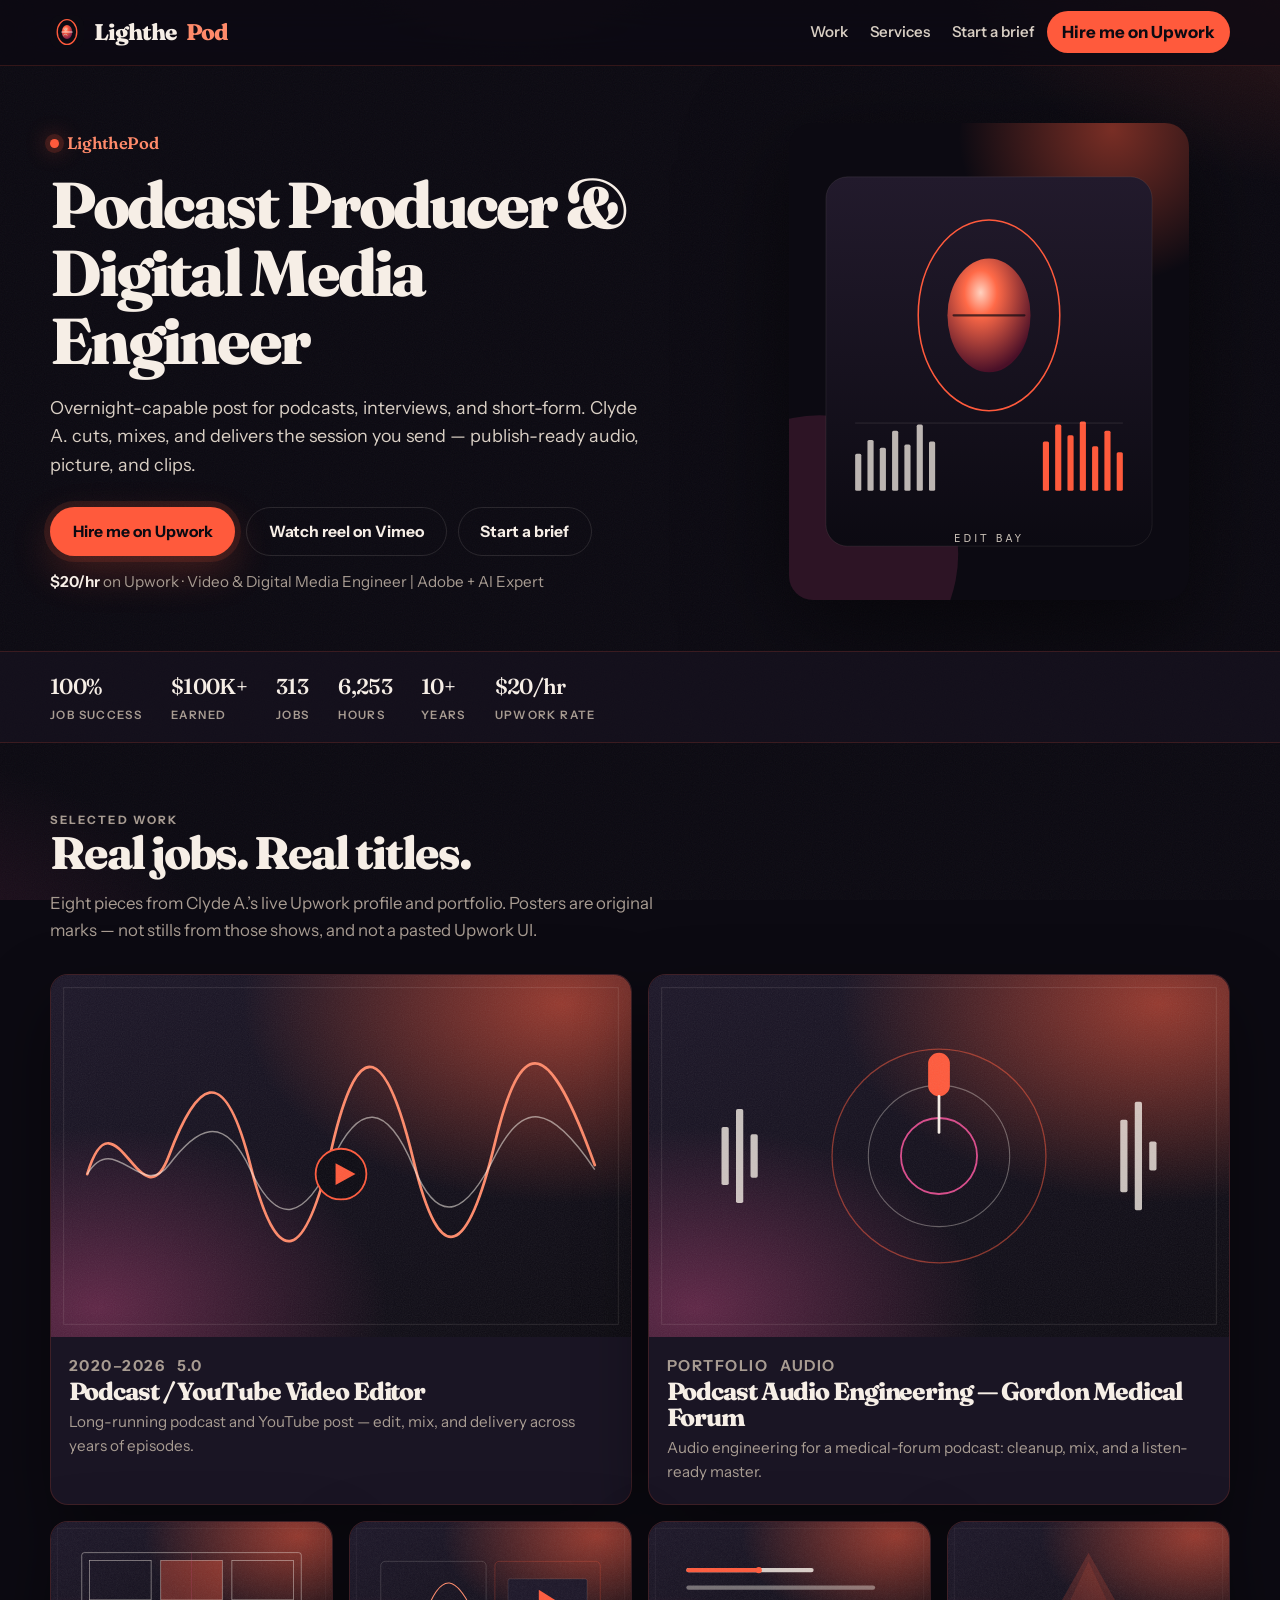
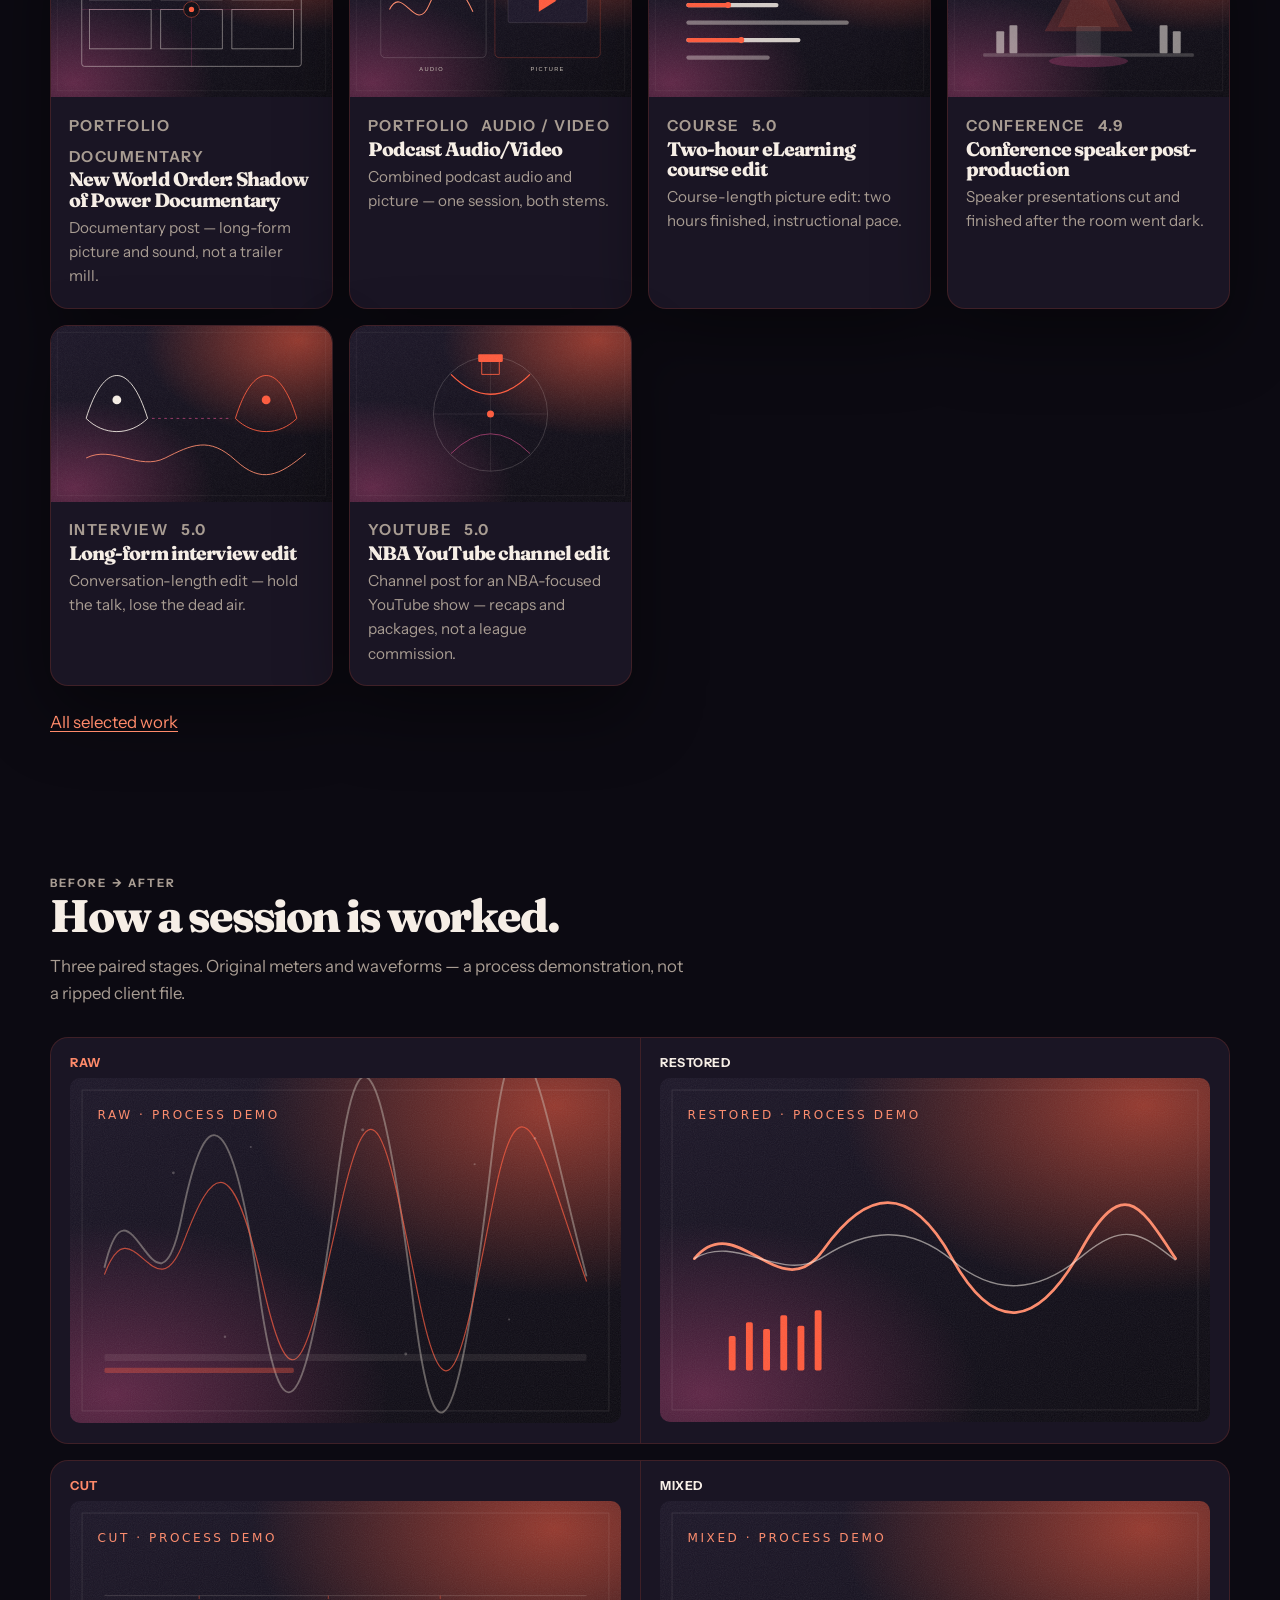
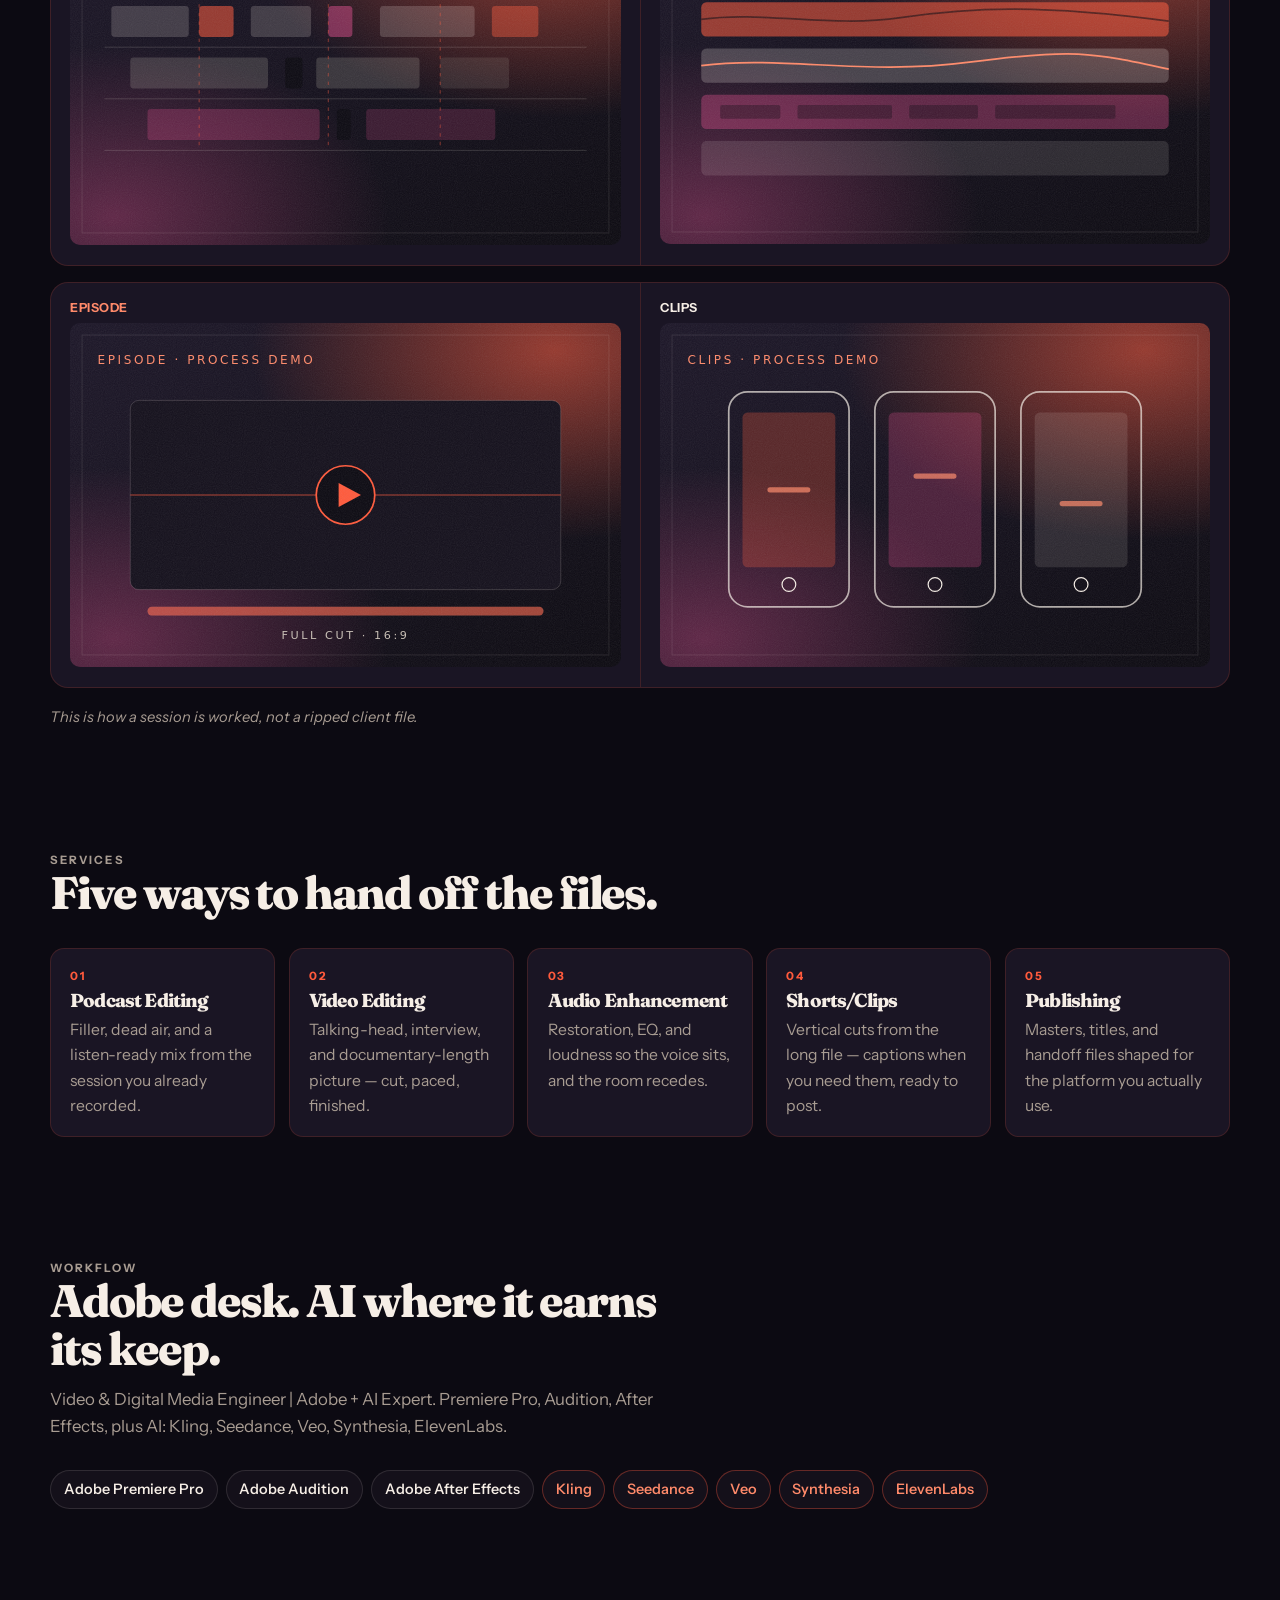
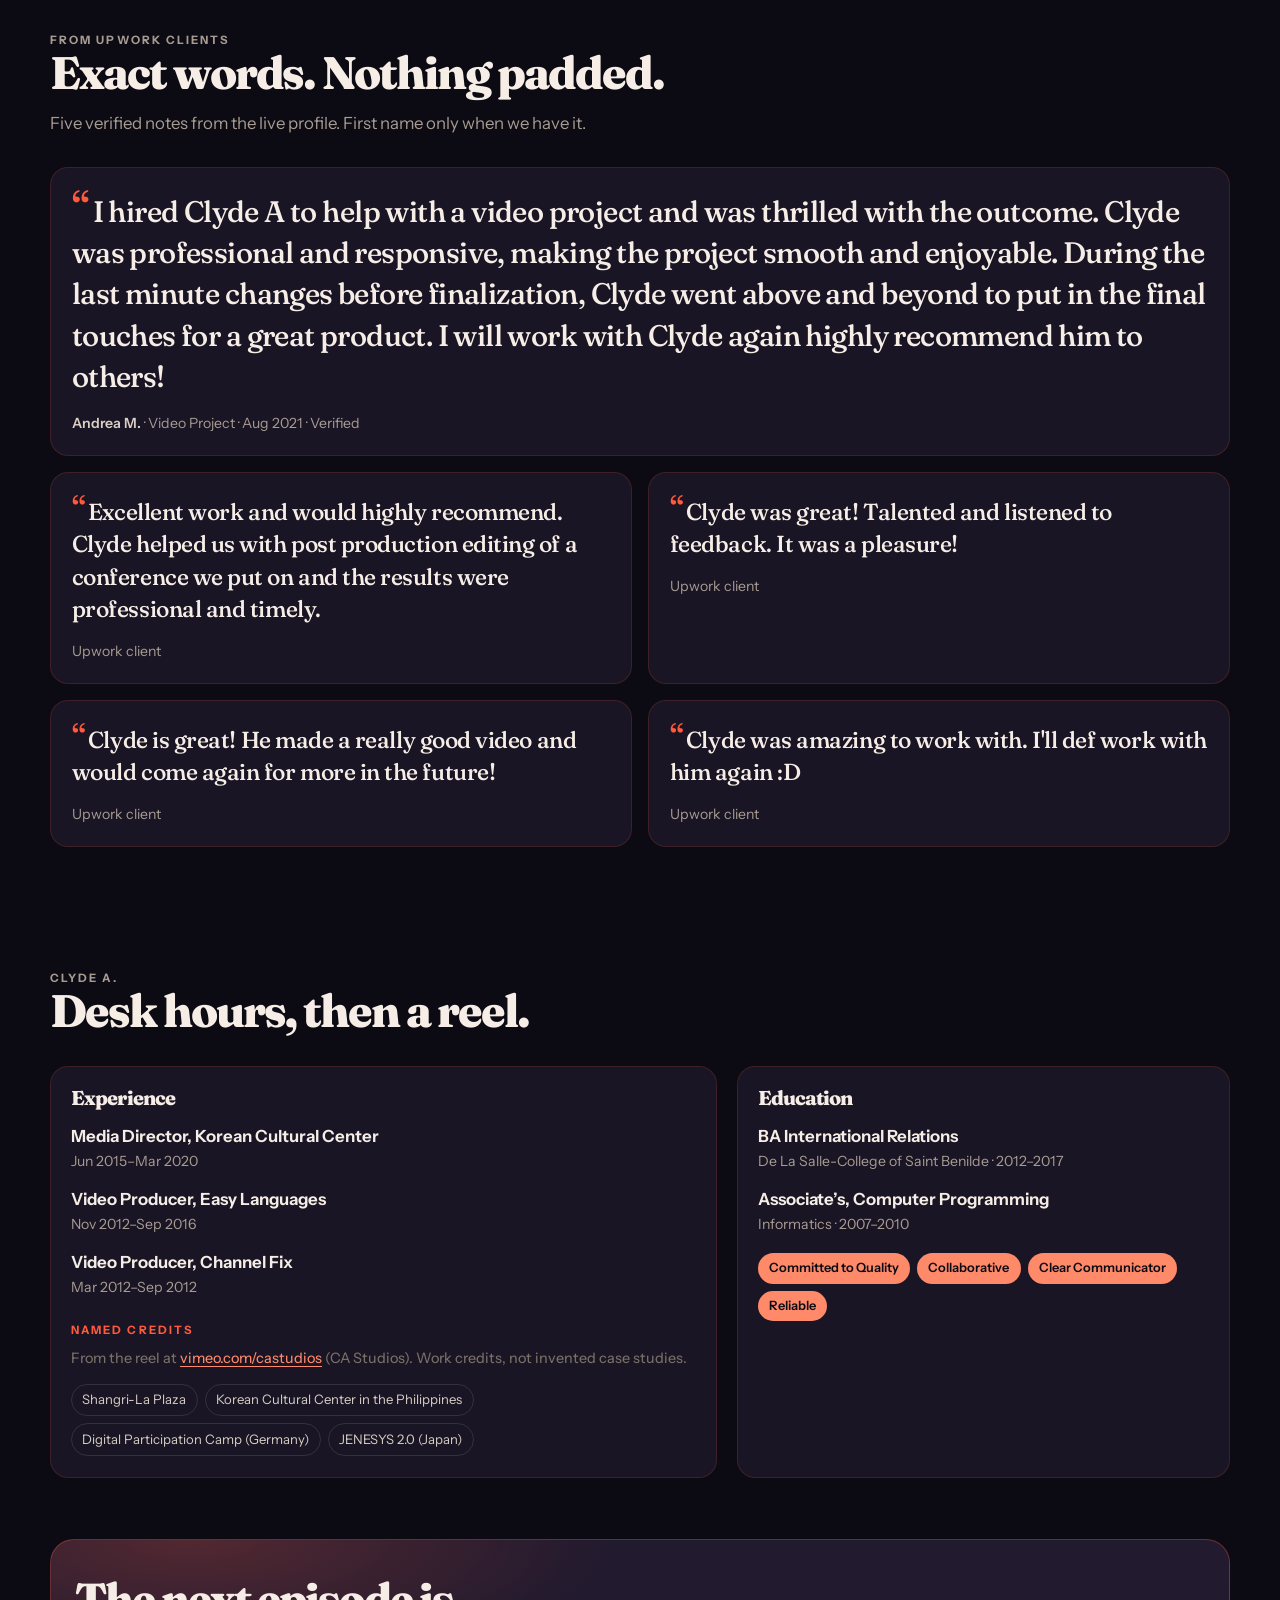
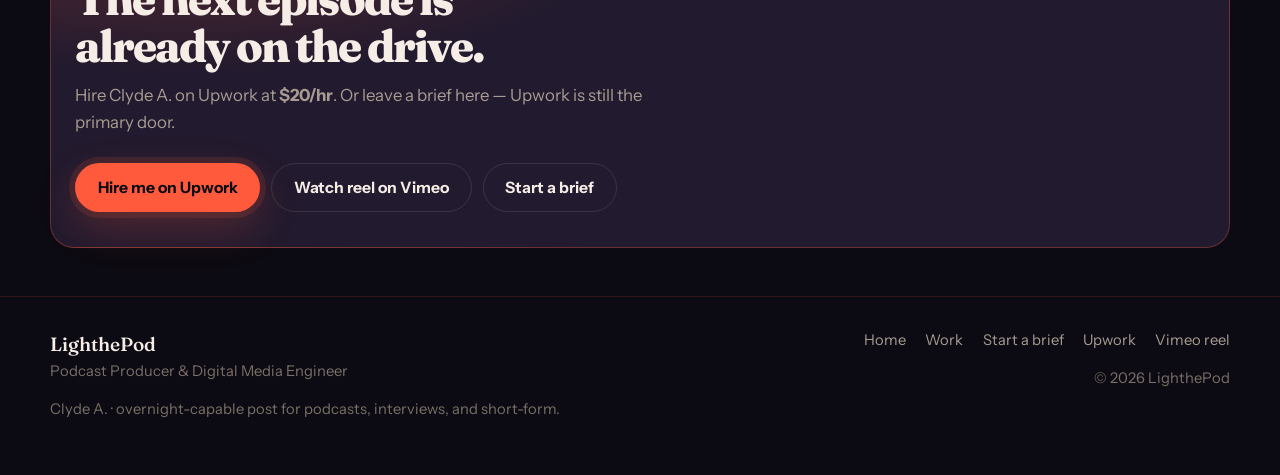
<file: index.html>
<!DOCTYPE html>
<html lang="en">
<head>
  <meta charset="utf-8">
  <meta name="viewport" content="width=device-width, initial-scale=1">
  <title>LighthePod — Podcast Producer &amp; Digital Media Engineer</title>
  <meta name="description" content="LighthePod is Clyde A. — podcast producer and digital media engineer. Overnight-capable post for podcasts, interviews, and short-form. Hire on Upwork.">
  <meta name="theme-color" content="#0c0a12">
  <meta property="og:title" content="LighthePod — Podcast Producer &amp; Digital Media Engineer">
  <meta property="og:description" content="Overnight-capable post for podcasts, interviews, and short-form. 100% Job Success · $100K+ earned · 313 jobs. Clyde A. on Upwork.">
  <meta property="og:type" content="website">
  <meta property="og:url" content="https://lightants.github.io/lighthepod/">
  <meta property="og:image" content="og-image.svg">
  <meta name="twitter:card" content="summary_large_image">
  <link rel="canonical" href="https://lightants.github.io/lighthepod/">
  <link rel="icon" href="favicon.svg" type="image/svg+xml">
  <link rel="preconnect" href="https://fonts.googleapis.com">
  <link rel="preconnect" href="https://fonts.gstatic.com" crossorigin>
  <link href="https://fonts.googleapis.com/css2?family=Fraunces:opsz,wght,SOFT,WONK@9..144,500;9..144,600;9..144,700;36,600,50,0.7;144,600,40,0.85&amp;family=Instrument+Sans:wght@400;500;600;700&amp;display=swap" rel="stylesheet">
  <link rel="stylesheet" href="styles.css">
  <script type="application/ld+json">
  {
    "@context": "https://schema.org",
    "@type": "Person",
    "name": "Clyde A.",
    "jobTitle": "Podcast Producer & Digital Media Engineer",
    "url": "https://lightants.github.io/lighthepod/",
    "sameAs": [
      "https://www.upwork.com/freelancers/clydeantes",
      "https://vimeo.com/castudios"
    ],
    "worksFor": { "@type": "Organization", "name": "LighthePod" }
  }
  </script>
</head>
<body>
  <a class="skip" href="#main">Skip to content</a>
  <header class="mast">
    <div class="wrap">
      <a class="wordmark" href="index.html">
        <img src="assets/mark.svg" width="34" height="34" alt="">
        Lighthe<em>Pod</em>
      </a>
      <div class="mast-end">
      <button class="nav-toggle" type="button" data-nav-toggle aria-expanded="false" aria-controls="site-nav" aria-label="Open menu">
        <svg viewBox="0 0 18 18" fill="none" aria-hidden="true"><path d="M3 5h12M3 9h12M3 13h12" stroke="currentColor" stroke-width="1.6" stroke-linecap="round"/></svg>
      </button>
      <nav class="nav" id="site-nav" aria-label="Primary">
                <a href="#work">Work</a>
        <a href="#services">Services</a>
        <a href="start.html">Start a brief</a>
      </nav>
      <a class="hire" href="https://www.upwork.com/freelancers/clydeantes" rel="noopener">Hire me on Upwork</a>
      </div>
    </div>
  </header>

  <main id="main">
    <section class="bay">
      <div class="wrap bay-grid">
        <div>
          <p class="eyebrow"><span class="glow" aria-hidden="true"></span> LighthePod</p>
          <h1>Podcast Producer &amp; Digital Media Engineer</h1>
          <p class="lede">Overnight-capable post for podcasts, interviews, and short-form. Clyde A. cuts, mixes, and delivers the session you send — publish-ready audio, picture, and clips.</p>
          <div class="actions">
            <a class="btn btn-hire" href="https://www.upwork.com/freelancers/clydeantes" rel="noopener">Hire me on Upwork</a>
            <a class="btn btn-ghost" href="https://vimeo.com/castudios" rel="noopener">Watch reel on Vimeo</a>
            <a class="btn btn-ghost" href="start.html">Start a brief</a>
          </div>
          <p class="rate"><strong>$20/hr</strong> on Upwork · Video &amp; Digital Media Engineer | Adobe + AI Expert</p>
        </div>
        <div class="bay-art">
          <img src="assets/hero-bay.svg" width="520" height="620" alt="Stylized late-night edit bay: a glowing pod, meters, and a waveform.">
        </div>
      </div>
    </section>

    <div class="statline">
      <div class="wrap">
        <ul>
          <li><strong>100%</strong><span>Job Success</span></li>
          <li><strong>$100K+</strong><span>Earned</span></li>
          <li><strong>313</strong><span>Jobs</span></li>
          <li><strong>6,253</strong><span>Hours</span></li>
          <li><strong>10+</strong><span>Years</span></li>
          <li><strong>$20/hr</strong><span>Upwork rate</span></li>
        </ul>
      </div>
    </div>

    <section class="block" id="work">
      <div class="wrap">
        <div class="head">
          <p class="kicker">Selected work</p>
          <h2>Real jobs. Real titles.</h2>
          <p>Eight pieces from Clyde A.’s live Upwork profile and portfolio. Posters are original marks — not stills from those shows, and not a pasted Upwork UI.</p>
        </div>
        <div class="reel">
          <a class="shot rise" href="work.html#podcast-youtube">
            <div class="shot-art"><img src="assets/poster-podcast.svg" width="640" height="400" alt=""></div>
            <div class="shot-body">
              <p class="shot-meta"><span>2020–2026</span><span>5.0</span></p>
              <h3>Podcast / YouTube Video Editor</h3>
              <p>Long-running podcast and YouTube post — edit, mix, and delivery across years of episodes.</p>
            </div>
          </a>
          <a class="shot rise" href="work.html#gordon">
            <div class="shot-art"><img src="assets/poster-gordon.svg" width="640" height="400" alt=""></div>
            <div class="shot-body">
              <p class="shot-meta"><span>Portfolio</span><span>Audio</span></p>
              <h3>Podcast Audio Engineering — Gordon Medical Forum</h3>
              <p>Audio engineering for a medical-forum podcast: cleanup, mix, and a listen-ready master.</p>
            </div>
          </a>
          <a class="shot rise" href="work.html#nwo">
            <div class="shot-art"><img src="assets/poster-nwo.svg" width="640" height="400" alt=""></div>
            <div class="shot-body">
              <p class="shot-meta"><span>Portfolio</span><span>Documentary</span></p>
              <h3>New World Order: Shadow of Power Documentary</h3>
              <p>Documentary post — long-form picture and sound, not a trailer mill.</p>
            </div>
          </a>
          <a class="shot rise" href="work.html#pav">
            <div class="shot-art"><img src="assets/poster-pav.svg" width="640" height="400" alt=""></div>
            <div class="shot-body">
              <p class="shot-meta"><span>Portfolio</span><span>Audio / Video</span></p>
              <h3>Podcast Audio/Video</h3>
              <p>Combined podcast audio and picture — one session, both stems.</p>
            </div>
          </a>
          <a class="shot rise" href="work.html#elearn">
            <div class="shot-art"><img src="assets/poster-elearn.svg" width="640" height="400" alt=""></div>
            <div class="shot-body">
              <p class="shot-meta"><span>Course</span><span>5.0</span></p>
              <h3>Two-hour eLearning course edit</h3>
              <p>Course-length picture edit: two hours finished, instructional pace.</p>
            </div>
          </a>
          <a class="shot rise" href="work.html#conference">
            <div class="shot-art"><img src="assets/poster-conference.svg" width="640" height="400" alt=""></div>
            <div class="shot-body">
              <p class="shot-meta"><span>Conference</span><span>4.9</span></p>
              <h3>Conference speaker post-production</h3>
              <p>Speaker presentations cut and finished after the room went dark.</p>
            </div>
          </a>
          <a class="shot rise" href="work.html#interview">
            <div class="shot-art"><img src="assets/poster-interview.svg" width="640" height="400" alt=""></div>
            <div class="shot-body">
              <p class="shot-meta"><span>Interview</span><span>5.0</span></p>
              <h3>Long-form interview edit</h3>
              <p>Conversation-length edit — hold the talk, lose the dead air.</p>
            </div>
          </a>
          <a class="shot rise" href="work.html#nba">
            <div class="shot-art"><img src="assets/poster-nba.svg" width="640" height="400" alt=""></div>
            <div class="shot-body">
              <p class="shot-meta"><span>YouTube</span><span>5.0</span></p>
              <h3>NBA YouTube channel edit</h3>
              <p>Channel post for an NBA-focused YouTube show — recaps and packages, not a league commission.</p>
            </div>
          </a>
        </div>
        <p class="more"><a href="work.html">All selected work</a></p>
      </div>
    </section>

    <section class="block" id="process" aria-labelledby="process-title">
      <div class="wrap">
        <div class="head">
          <p class="kicker">Before → After</p>
          <h2 id="process-title">How a session is worked.</h2>
          <p>Three paired stages. Original meters and waveforms — a process demonstration, not a ripped client file.</p>
        </div>
        <div class="console">
          <article class="pair rise">
            <div class="stage">
              <h3>Raw</h3>
              <img src="assets/process-raw.svg" width="640" height="400" alt="Noisy raw waveform, process demo.">
            </div>
            <div class="stage after">
              <h3>Restored</h3>
              <img src="assets/process-restored.svg" width="640" height="400" alt="Clean restored waveform, process demo.">
            </div>
          </article>
          <article class="pair rise">
            <div class="stage">
              <h3>Cut</h3>
              <img src="assets/process-cut.svg" width="640" height="400" alt="Cut timeline with gaps, process demo.">
            </div>
            <div class="stage after">
              <h3>Mixed</h3>
              <img src="assets/process-mixed.svg" width="640" height="400" alt="Mixed timeline with meters, process demo.">
            </div>
          </article>
          <article class="pair rise">
            <div class="stage">
              <h3>Episode</h3>
              <img src="assets/process-episode.svg" width="640" height="400" alt="Full episode frame, process demo.">
            </div>
            <div class="stage after">
              <h3>Clips</h3>
              <img src="assets/process-clips.svg" width="640" height="400" alt="Vertical clip frames, process demo.">
            </div>
          </article>
        </div>
        <p class="caption">This is how a session is worked, not a ripped client file.</p>
      </div>
    </section>

    <section class="block" id="services">
      <div class="wrap">
        <div class="head">
          <p class="kicker">Services</p>
          <h2>Five ways to hand off the files.</h2>
        </div>
        <div class="offer">
          <article class="svc rise"><em>01</em><h3>Podcast Editing</h3><p>Filler, dead air, and a listen-ready mix from the session you already recorded.</p></article>
          <article class="svc rise"><em>02</em><h3>Video Editing</h3><p>Talking-head, interview, and documentary-length picture — cut, paced, finished.</p></article>
          <article class="svc rise"><em>03</em><h3>Audio Enhancement</h3><p>Restoration, EQ, and loudness so the voice sits, and the room recedes.</p></article>
          <article class="svc rise"><em>04</em><h3>Shorts/Clips</h3><p>Vertical cuts from the long file — captions when you need them, ready to post.</p></article>
          <article class="svc rise"><em>05</em><h3>Publishing</h3><p>Masters, titles, and handoff files shaped for the platform you actually use.</p></article>
        </div>
      </div>
    </section>

    <section class="block" id="workflow">
      <div class="wrap">
        <div class="head">
          <p class="kicker">Workflow</p>
          <h2>Adobe desk. AI where it earns its keep.</h2>
          <p>Video &amp; Digital Media Engineer | Adobe + AI Expert. Premiere Pro, Audition, After Effects, plus AI: Kling, Seedance, Veo, Synthesia, ElevenLabs.</p>
        </div>
        <ul class="kit">
          <li>Adobe Premiere Pro</li>
          <li>Adobe Audition</li>
          <li>Adobe After Effects</li>
          <li class="ai">Kling</li>
          <li class="ai">Seedance</li>
          <li class="ai">Veo</li>
          <li class="ai">Synthesia</li>
          <li class="ai">ElevenLabs</li>
        </ul>
      </div>
    </section>

    <section class="block" id="notes">
      <div class="wrap">
        <div class="head">
          <p class="kicker">From Upwork clients</p>
          <h2>Exact words. Nothing padded.</h2>
          <p>Five verified notes from the live profile. First name only when we have it.</p>
        </div>
        <div class="quotes">
          <blockquote class="pull rise">
            <p>I hired Clyde A to help with a video project and was thrilled with the outcome. Clyde was professional and responsive, making the project smooth and enjoyable. During the last minute changes before finalization, Clyde went above and beyond to put in the final touches for a great product. I will work with Clyde again highly recommend him to others!</p>
            <footer><cite>Andrea M.</cite> · Video Project · Aug 2021 · Verified</footer>
          </blockquote>
          <blockquote class="pull rise">
            <p>Excellent work and would highly recommend. Clyde helped us with post production editing of a conference we put on and the results were professional and timely.</p>
            <footer>Upwork client</footer>
          </blockquote>
          <blockquote class="pull rise">
            <p>Clyde was great! Talented and listened to feedback. It was a pleasure!</p>
            <footer>Upwork client</footer>
          </blockquote>
          <blockquote class="pull rise">
            <p>Clyde is great! He made a really good video and would come again for more in the future!</p>
            <footer>Upwork client</footer>
          </blockquote>
          <blockquote class="pull rise">
            <p>Clyde was amazing to work with. I'll def work with him again :D</p>
            <footer>Upwork client</footer>
          </blockquote>
        </div>
      </div>
    </section>

    <section class="block" id="about">
      <div class="wrap">
        <div class="head">
          <p class="kicker">Clyde A.</p>
          <h2>Desk hours, then a reel.</h2>
        </div>
        <div class="vita">
          <div class="vita-col rise">
            <h3>Experience</h3>
            <ol>
              <li><strong>Media Director, Korean Cultural Center</strong><small>Jun 2015–Mar 2020</small></li>
              <li><strong>Video Producer, Easy Languages</strong><small>Nov 2012–Sep 2016</small></li>
              <li><strong>Video Producer, Channel Fix</strong><small>Mar 2012–Sep 2012</small></li>
            </ol>
            <p class="kicker" style="margin-top:1.4rem">Named credits</p>
            <p class="form-hint" style="margin-bottom:0.4rem">From the reel at <a href="https://vimeo.com/castudios" rel="noopener">vimeo.com/castudios</a> (CA Studios). Work credits, not invented case studies.</p>
            <div class="credits">
              <span>Shangri-La Plaza</span>
              <span>Korean Cultural Center in the Philippines</span>
              <span>Digital Participation Camp (Germany)</span>
              <span>JENESYS 2.0 (Japan)</span>
            </div>
          </div>
          <div class="vita-col rise">
            <h3>Education</h3>
            <ul>
              <li><strong>BA International Relations</strong><small>De La Salle-College of Saint Benilde · 2012–2017</small></li>
              <li><strong>Associate’s, Computer Programming</strong><small>Informatics · 2007–2010</small></li>
            </ul>
            <div class="pills" aria-label="Client insights from Upwork">
              <span>Committed to Quality</span>
              <span>Collaborative</span>
              <span>Clear Communicator</span>
              <span>Reliable</span>
            </div>

          </div>
        </div>
      </div>
    </section>

    <div class="wrap">
      <section class="band" aria-labelledby="cta-title">
        <h2 id="cta-title">The next episode is already on the drive.</h2>
        <p>Hire Clyde A. on Upwork at <strong>$20/hr</strong>. Or leave a brief here — Upwork is still the primary door.</p>
        <div class="actions">
          <a class="btn btn-hire" href="https://www.upwork.com/freelancers/clydeantes" rel="noopener">Hire me on Upwork</a>
          <a class="btn btn-ghost" href="https://vimeo.com/castudios" rel="noopener">Watch reel on Vimeo</a>
          <a class="btn btn-ghost" href="start.html">Start a brief</a>
        </div>
      </section>
    </div>
  </main>

  <footer class="colophon">
    <div class="wrap foot-grid">
      <div class="foot-brand">
        <strong>LighthePod</strong>
        Podcast Producer &amp; Digital Media Engineer
        <p>Clyde A. · overnight-capable post for podcasts, interviews, and short-form.</p>
      </div>
      <nav class="foot-links" aria-label="Footer">
        <a href="index.html">Home</a>
        <a href="work.html">Work</a>
        <a href="start.html">Start a brief</a>
        <a href="https://www.upwork.com/freelancers/clydeantes" rel="noopener">Upwork</a>
        <a href="https://vimeo.com/castudios" rel="noopener">Vimeo reel</a>
        <span>© <span data-year>2026</span> LighthePod</span>
      </nav>
    </div>
  </footer>
  <script src="app.js"></script>
</body>
</html>
</file>
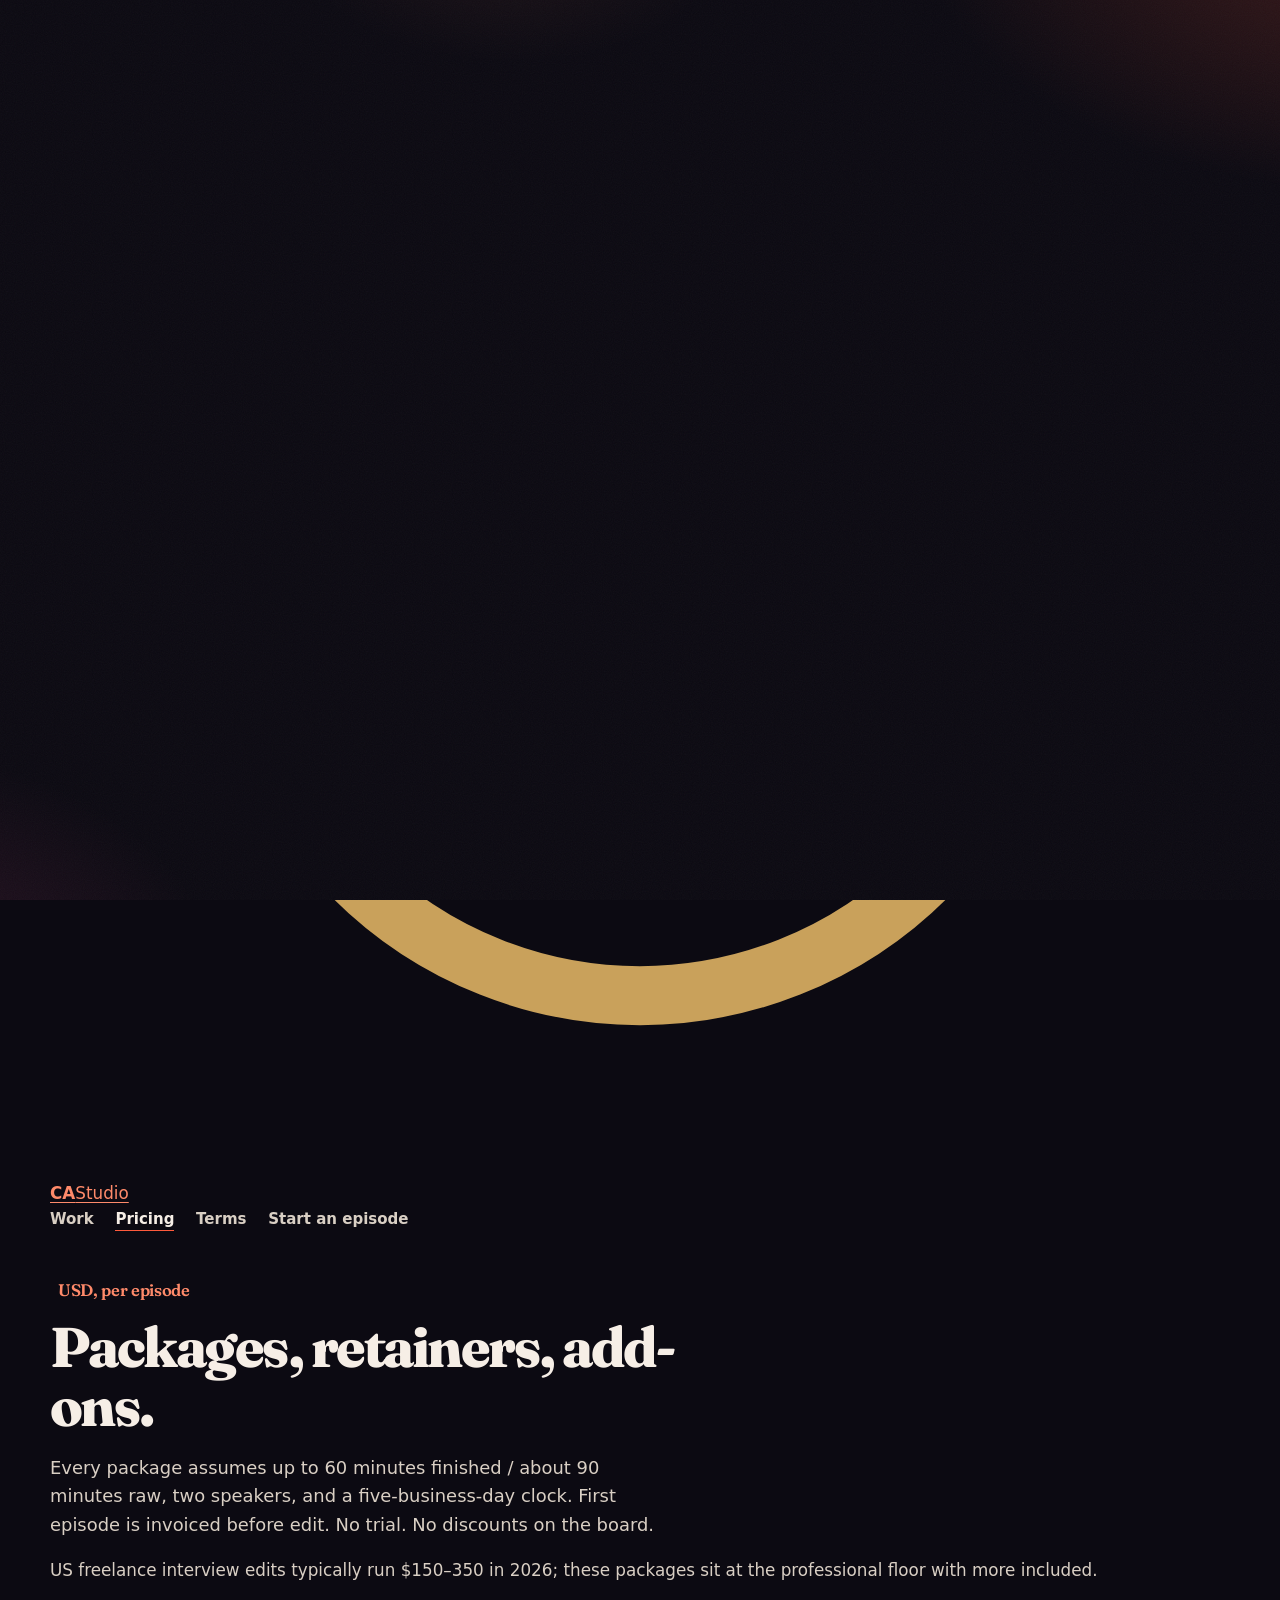
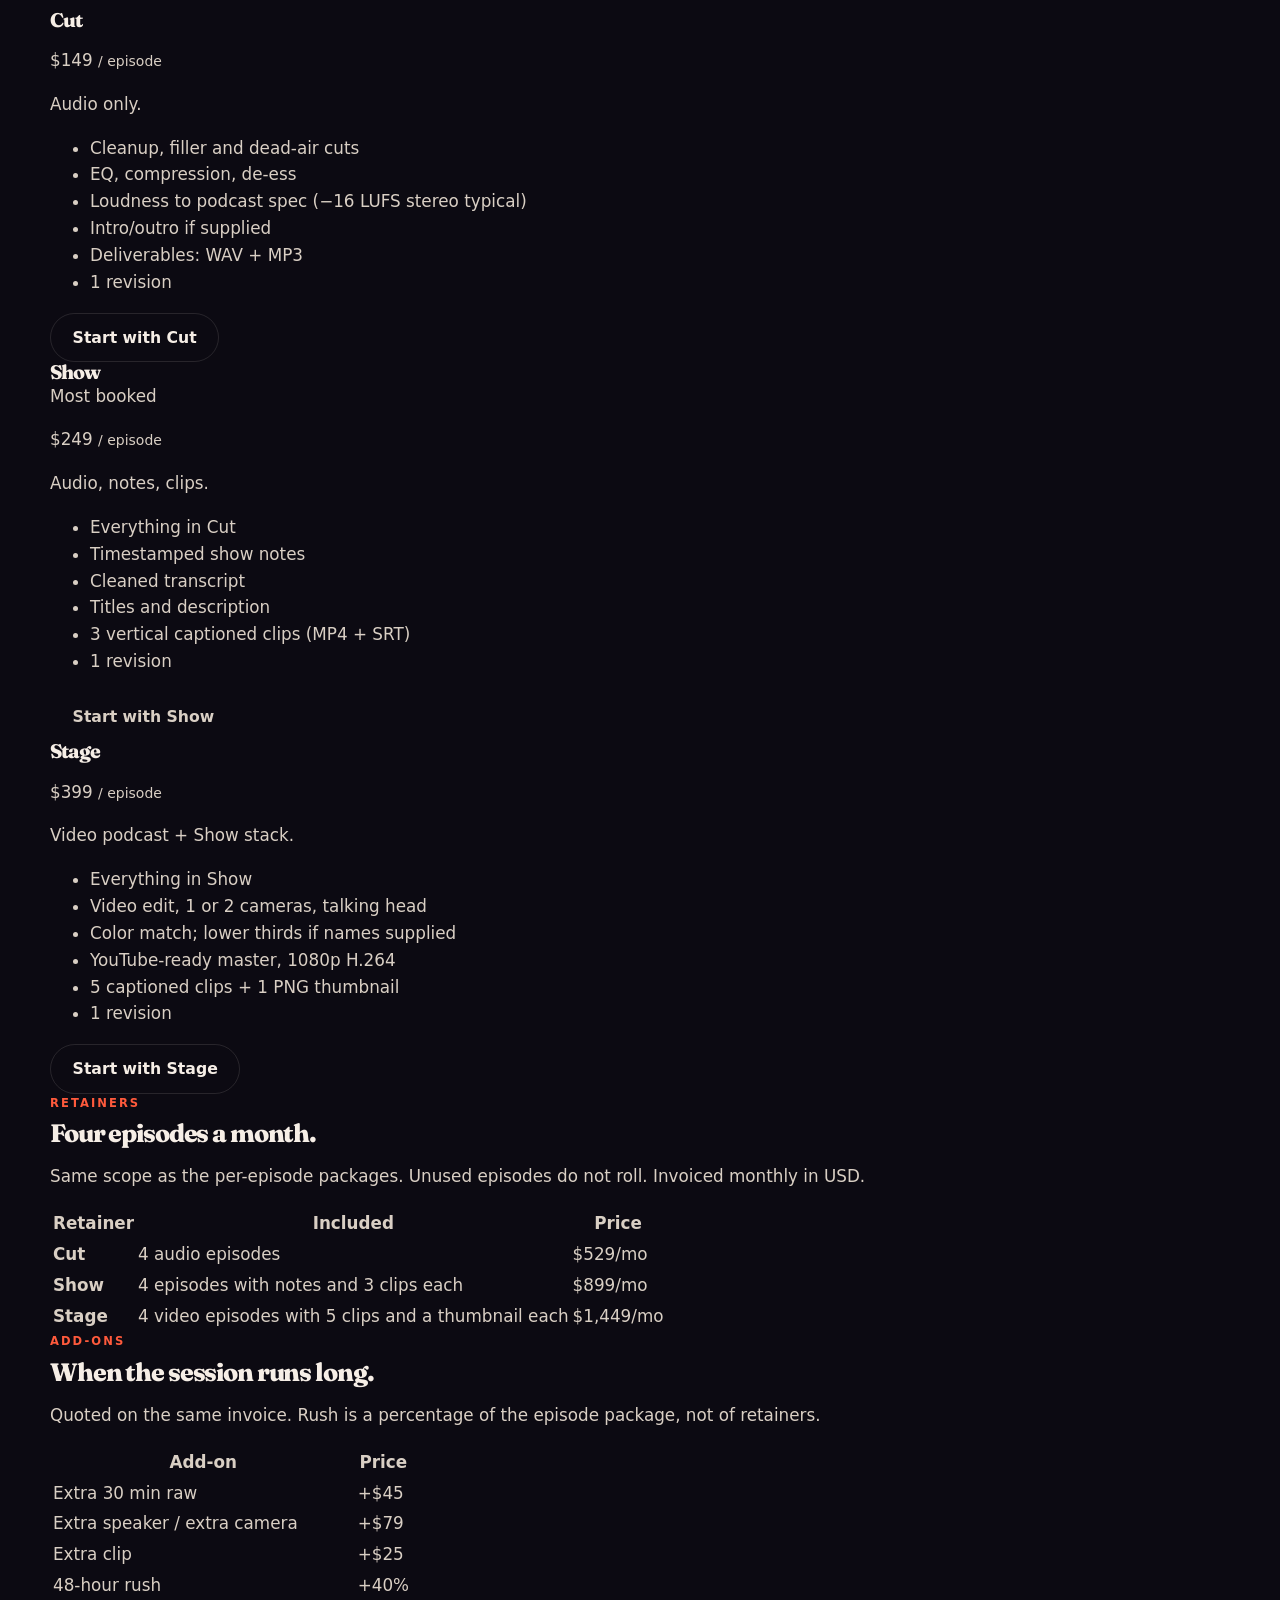
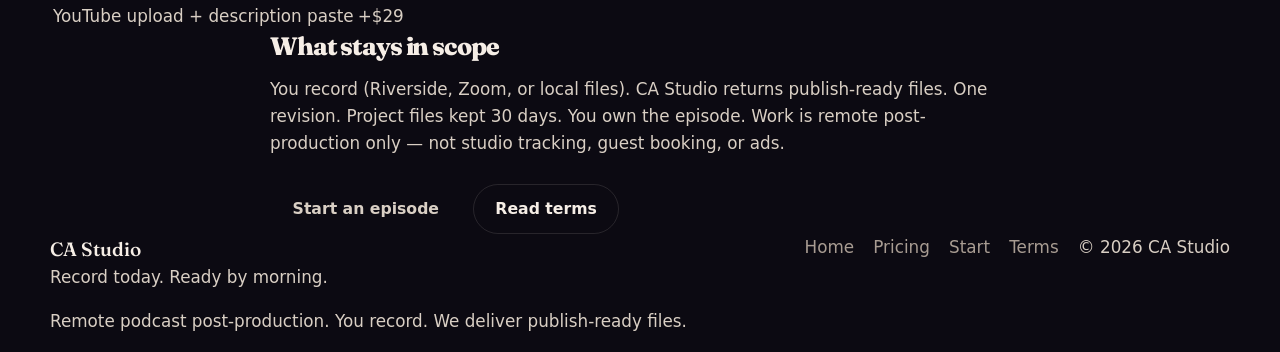
<file: pricing.html>
<!DOCTYPE html>
<html lang="en">
<head>
  <meta charset="utf-8">
  <meta name="viewport" content="width=device-width, initial-scale=1">
  <title>Pricing — CA Studio</title>
  <meta name="description" content="CA Studio episode packages: Cut $149, Show $249, Stage $399. Monthly retainers and add-ons. USD, first episode paid.">
  <meta name="theme-color" content="#14100d">
  <meta property="og:title" content="Pricing — CA Studio">
  <meta property="og:description" content="Cut $149, Show $249, Stage $399 per episode. Retainers for four episodes a month. USD only.">
  <meta property="og:type" content="website">
  <meta property="og:image" content="og-image.svg">
  <meta name="twitter:card" content="summary">
  <link rel="icon" href="favicon.svg" type="image/svg+xml">
  <link rel="preconnect" href="https://fonts.googleapis.com">
  <link rel="preconnect" href="https://fonts.gstatic.com" crossorigin>
  <link href="https://fonts.googleapis.com/css2?family=Figtree:wght@400;500;600;700&family=Fraunces:opsz,wght,SOFT,WONK@9..144,500;9..144,600;36,500,50,0.7;144,500,60,0.85&display=swap" rel="stylesheet">
  <link rel="stylesheet" href="styles.css">
</head>
<body>
  <a class="skip" href="#main">Skip to content</a>
  <header class="site-header">
    <div class="wrap">
      <a class="brand" href="index.html">
        <svg class="brand-mark" viewBox="0 0 32 32" aria-hidden="true">
          <circle cx="16" cy="16" r="11" fill="none" stroke="#c9a15b" stroke-width="1.6"/>
          <circle cx="16" cy="16" r="4.2" fill="#e0b86a"/>
        </svg>
        <span class="brand-name"><strong>CA</strong><span>Studio</span></span>
      </a>
      <button class="nav-toggle" type="button" data-nav-toggle aria-expanded="false" aria-controls="site-nav" aria-label="Open menu">
        <svg viewBox="0 0 18 18" fill="none" aria-hidden="true"><path d="M3 5h12M3 9h12M3 13h12" stroke="currentColor" stroke-width="1.6" stroke-linecap="round"/></svg>
      </button>
      <nav class="nav" id="site-nav" aria-label="Primary">
        <a href="index.html#work">Work</a>
        <a href="pricing.html" aria-current="page">Pricing</a>
        <a href="terms.html">Terms</a>
        <a class="nav-cta" href="start.html">Start an episode</a>
      </nav>
    </div>
  </header>

  <main id="main">
    <header class="page-hero">
      <div class="wrap">
        <p class="eyebrow"><span class="lamp" aria-hidden="true"></span> USD, per episode</p>
        <h1>Packages, retainers, add-ons.</h1>
        <p class="lede">Every package assumes up to 60 minutes finished / about 90 minutes raw, two speakers, and a five-business-day clock. First episode is invoiced before edit. No trial. No discounts on the board.</p>
        <p class="note">US freelance interview edits typically run $150–350 in 2026; these packages sit at the professional floor with more included.</p>
      </div>
    </header>

    <section class="section">
      <div class="wrap">
        <div class="pkg-grid">
          <article class="pkg">
            <div class="pkg-top"><h3>Cut</h3></div>
            <p class="price">$149 <small>/ episode</small></p>
            <p class="muted">Audio only.</p>
            <ul>
              <li>Cleanup, filler and dead-air cuts</li>
              <li>EQ, compression, de-ess</li>
              <li>Loudness to podcast spec (−16 LUFS stereo typical)</li>
              <li>Intro/outro if supplied</li>
              <li>Deliverables: WAV + MP3</li>
              <li>1 revision</li>
            </ul>
            <a class="btn btn-ghost" href="start.html">Start with Cut</a>
          </article>
          <article class="pkg featured">
            <div class="pkg-top"><h3>Show</h3><span class="badge">Most booked</span></div>
            <p class="price">$249 <small>/ episode</small></p>
            <p class="muted">Audio, notes, clips.</p>
            <ul>
              <li>Everything in Cut</li>
              <li>Timestamped show notes</li>
              <li>Cleaned transcript</li>
              <li>Titles and description</li>
              <li>3 vertical captioned clips (MP4 + SRT)</li>
              <li>1 revision</li>
            </ul>
            <a class="btn btn-gold" href="start.html">Start with Show</a>
          </article>
          <article class="pkg">
            <div class="pkg-top"><h3>Stage</h3></div>
            <p class="price">$399 <small>/ episode</small></p>
            <p class="muted">Video podcast + Show stack.</p>
            <ul>
              <li>Everything in Show</li>
              <li>Video edit, 1 or 2 cameras, talking head</li>
              <li>Color match; lower thirds if names supplied</li>
              <li>YouTube-ready master, 1080p H.264</li>
              <li>5 captioned clips + 1 PNG thumbnail</li>
              <li>1 revision</li>
            </ul>
            <a class="btn btn-ghost" href="start.html">Start with Stage</a>
          </article>
        </div>
      </div>
    </section>

    <section class="section">
      <div class="wrap two-col">
        <div>
          <div class="section-head">
            <p class="kicker">Retainers</p>
            <h2>Four episodes a month.</h2>
            <p>Same scope as the per-episode packages. Unused episodes do not roll. Invoiced monthly in USD.</p>
          </div>
          <div class="table-wrap">
            <table>
              <thead>
                <tr><th>Retainer</th><th>Included</th><th>Price</th></tr>
              </thead>
              <tbody>
                <tr>
                  <td><strong>Cut</strong></td>
                  <td>4 audio episodes</td>
                  <td class="price-cell">$529/mo</td>
                </tr>
                <tr>
                  <td><strong>Show</strong></td>
                  <td>4 episodes with notes and 3 clips each</td>
                  <td class="price-cell">$899/mo</td>
                </tr>
                <tr>
                  <td><strong>Stage</strong></td>
                  <td>4 video episodes with 5 clips and a thumbnail each</td>
                  <td class="price-cell">$1,449/mo</td>
                </tr>
              </tbody>
            </table>
          </div>
        </div>
        <div>
          <div class="section-head">
            <p class="kicker">Add-ons</p>
            <h2>When the session runs long.</h2>
            <p>Quoted on the same invoice. Rush is a percentage of the episode package, not of retainers.</p>
          </div>
          <div class="table-wrap">
            <table>
              <thead>
                <tr><th>Add-on</th><th>Price</th></tr>
              </thead>
              <tbody>
                <tr><td>Extra 30 min raw</td><td class="price-cell">+$45</td></tr>
                <tr><td>Extra speaker / extra camera</td><td class="price-cell">+$79</td></tr>
                <tr><td>Extra clip</td><td class="price-cell">+$25</td></tr>
                <tr><td>48-hour rush</td><td class="price-cell">+40%</td></tr>
                <tr><td>YouTube upload + description paste</td><td class="price-cell">+$29</td></tr>
              </tbody>
            </table>
          </div>
        </div>
      </div>
    </section>

    <section class="section">
      <div class="wrap-narrow">
        <h2>What stays in scope</h2>
        <p class="muted">You record (Riverside, Zoom, or local files). CA Studio returns publish-ready files. One revision. Project files kept 30 days. You own the episode. Work is remote post-production only — not studio tracking, guest booking, or ads.</p>
        <div class="actions">
          <a class="btn btn-gold" href="start.html">Start an episode</a>
          <a class="btn btn-ghost" href="terms.html">Read terms</a>
        </div>
      </div>
    </section>
  </main>

  <footer class="site-footer">
    <div class="wrap foot-grid">
      <div class="foot-brand">
        <strong>CA Studio</strong>
        Record today. Ready by morning.
        <p>Remote podcast post-production. You record. We deliver publish-ready files.</p>
      </div>
      <nav class="foot-links" aria-label="Footer">
        <a href="index.html">Home</a>
        <a href="pricing.html">Pricing</a>
        <a href="start.html">Start</a>
        <a href="terms.html">Terms</a>
        <span>© <span data-year>2026</span> CA Studio</span>
      </nav>
    </div>
  </footer>
  <script src="app.js"></script>
</body>
</html>
</file>
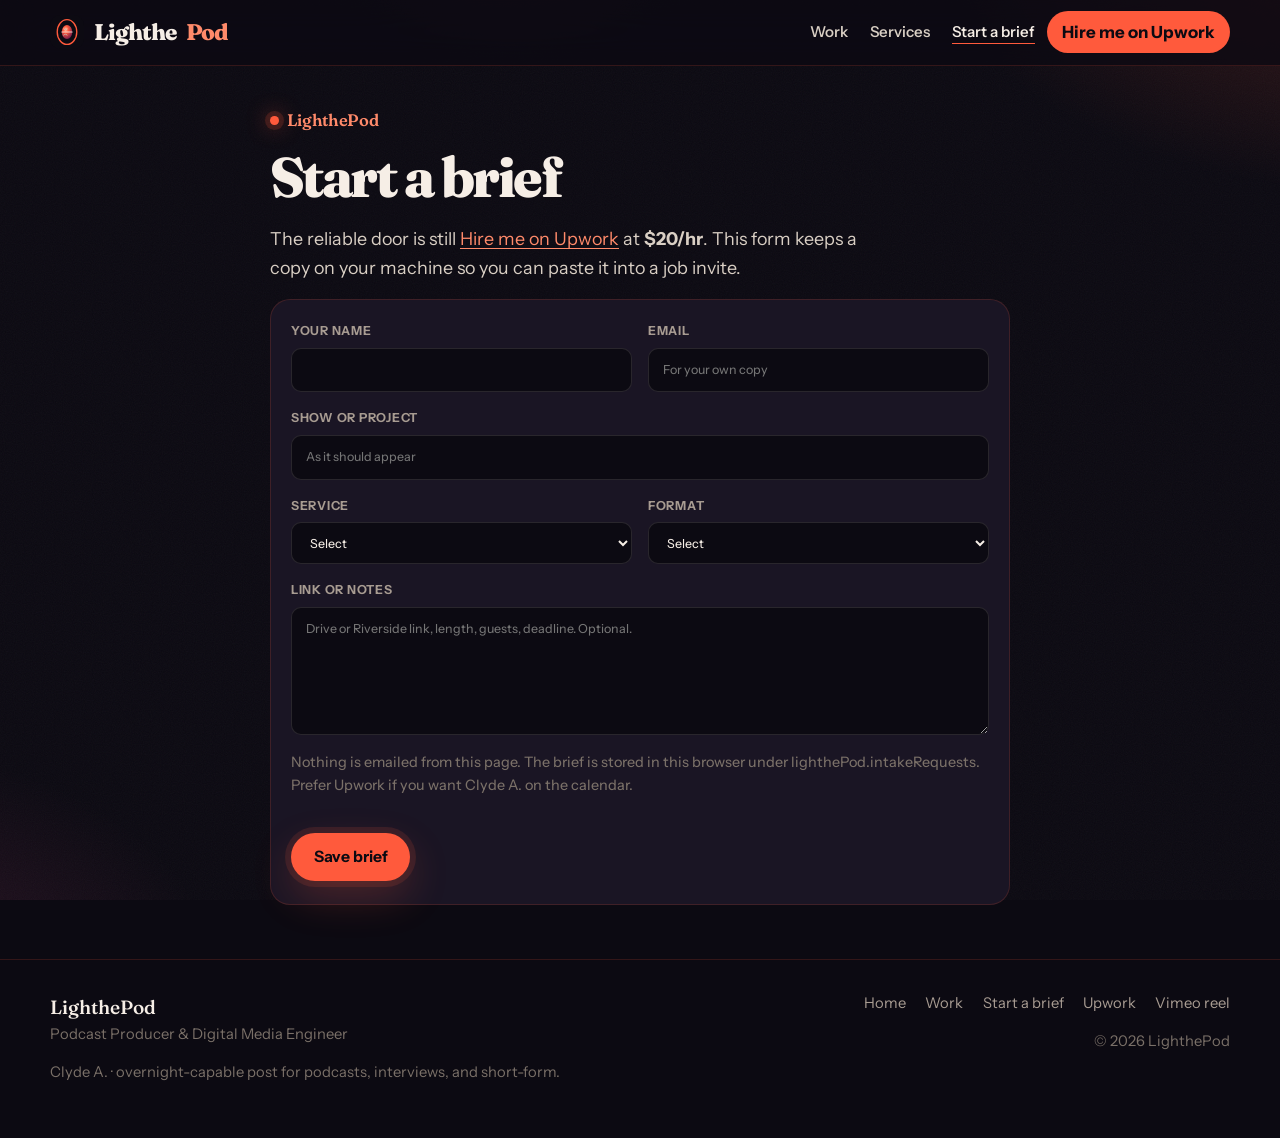
<file: start.html>
<!DOCTYPE html>
<html lang="en">
<head>
  <meta charset="utf-8">
  <meta name="viewport" content="width=device-width, initial-scale=1">
  <title>Start a brief — LighthePod</title>
  <meta name="description" content="Leave a short brief for Clyde A. at LighthePod. Upwork is the primary hire path — this form stays on your machine.">
  <meta name="theme-color" content="#0c0a12">
  <meta property="og:title" content="Start a brief — LighthePod">
  <meta property="og:description" content="A short intake for podcast, video, audio, shorts, or publishing. Hire on Upwork is still the main door.">
  <meta property="og:type" content="website">
  <meta property="og:url" content="https://lightants.github.io/lighthepod/start.html">
  <meta property="og:image" content="og-image.svg">
  <meta name="twitter:card" content="summary_large_image">
  <link rel="canonical" href="https://lightants.github.io/lighthepod/start.html">
  <link rel="icon" href="favicon.svg" type="image/svg+xml">
  <link rel="preconnect" href="https://fonts.googleapis.com">
  <link rel="preconnect" href="https://fonts.gstatic.com" crossorigin>
  <link href="https://fonts.googleapis.com/css2?family=Fraunces:opsz,wght,SOFT,WONK@9..144,500;9..144,600;9..144,700;36,600,50,0.7;144,600,40,0.85&amp;family=Instrument+Sans:wght@400;500;600;700&amp;display=swap" rel="stylesheet">
  <link rel="stylesheet" href="styles.css">
</head>
<body>
  <a class="skip" href="#main">Skip to content</a>
  <header class="mast">
    <div class="wrap">
      <a class="wordmark" href="index.html">
        <img src="assets/mark.svg" width="34" height="34" alt="">
        Lighthe<em>Pod</em>
      </a>
      <div class="mast-end">
      <button class="nav-toggle" type="button" data-nav-toggle aria-expanded="false" aria-controls="site-nav" aria-label="Open menu">
        <svg viewBox="0 0 18 18" fill="none" aria-hidden="true"><path d="M3 5h12M3 9h12M3 13h12" stroke="currentColor" stroke-width="1.6" stroke-linecap="round"/></svg>
      </button>
      <nav class="nav" id="site-nav" aria-label="Primary">
                <a href="work.html">Work</a>
        <a href="index.html#services">Services</a>
        <a href="start.html" aria-current="page">Start a brief</a>
      </nav>
      <a class="hire" href="https://www.upwork.com/freelancers/clydeantes" rel="noopener">Hire me on Upwork</a>
      </div>
    </div>
  </header>
  <main id="main">
    <header class="page-hero">
      <div class="wrap-narrow">
        <p class="eyebrow"><span class="glow" aria-hidden="true"></span> LighthePod</p>
        <h1>Start a brief</h1>
        <p class="lede">The reliable door is still <a href="https://www.upwork.com/freelancers/clydeantes" rel="noopener">Hire me on Upwork</a> at <strong>$20/hr</strong>. This form keeps a copy on your machine so you can paste it into a job invite.</p>
      </div>
    </header>
    <section class="block" style="padding-top:0.4rem">
      <div class="wrap-narrow">
        <form class="form" id="intake-form" novalidate>
          <div class="form-row">
            <label>Your name<input id="contact-name" name="name" type="text" autocomplete="name" required></label>
            <label>Email<input id="email" name="email" type="email" autocomplete="email" required placeholder="For your own copy"></label>
          </div>
          <label>Show or project<input id="show-name" name="showName" type="text" autocomplete="organization" required placeholder="As it should appear"></label>
          <div class="form-row">
            <label>Service
              <select id="service" name="service" required>
                <option value="">Select</option>
                <option value="podcast-editing">Podcast Editing</option>
                <option value="video-editing">Video Editing</option>
                <option value="audio-enhancement">Audio Enhancement</option>
                <option value="shorts-clips">Shorts/Clips</option>
                <option value="publishing">Publishing</option>
              </select>
            </label>
            <label>Format
              <select id="format" name="format" required>
                <option value="">Select</option>
                <option value="audio">Audio</option>
                <option value="video">Video</option>
                <option value="both">Audio and video</option>
              </select>
            </label>
          </div>
          <label>Link or notes<textarea id="notes" name="notes" placeholder="Drive or Riverside link, length, guests, deadline. Optional."></textarea></label>
          <p class="form-hint">Nothing is emailed from this page. The brief is stored in this browser under lighthePod.intakeRequests. Prefer Upwork if you want Clyde A. on the calendar.</p>
          <p class="error" id="intake-error" role="alert"></p>
          <button class="btn btn-hire" type="submit">Save brief</button>
        </form>
        <div class="success" id="intake-success" tabindex="-1" role="status">
          <p class="kicker">Saved locally</p>
          <h2>Take it to Upwork.</h2>
          <p>Your brief is in this browser. Copy the summary into an Upwork invite — that is still the hire path, at $20/hr.</p>
          <pre class="summary" id="intake-summary"></pre>
          <div class="actions">
            <a class="btn btn-hire" href="https://www.upwork.com/freelancers/clydeantes" rel="noopener">Hire me on Upwork</a>
            <button class="btn btn-ghost" type="button" id="copy-summary">Copy summary</button>
            <button class="btn btn-ghost" type="button" id="send-another">Write another</button>
          </div>
        </div>
      </div>
    </section>
  </main>
  <footer class="colophon">
    <div class="wrap foot-grid">
      <div class="foot-brand">
        <strong>LighthePod</strong>
        Podcast Producer &amp; Digital Media Engineer
        <p>Clyde A. · overnight-capable post for podcasts, interviews, and short-form.</p>
      </div>
      <nav class="foot-links" aria-label="Footer">
        <a href="index.html">Home</a>
        <a href="work.html">Work</a>
        <a href="start.html">Start a brief</a>
        <a href="https://www.upwork.com/freelancers/clydeantes" rel="noopener">Upwork</a>
        <a href="https://vimeo.com/castudios" rel="noopener">Vimeo reel</a>
        <span>© <span data-year>2026</span> LighthePod</span>
      </nav>
    </div>
  </footer>
  <script src="app.js"></script>
</body>
</html>
</file>
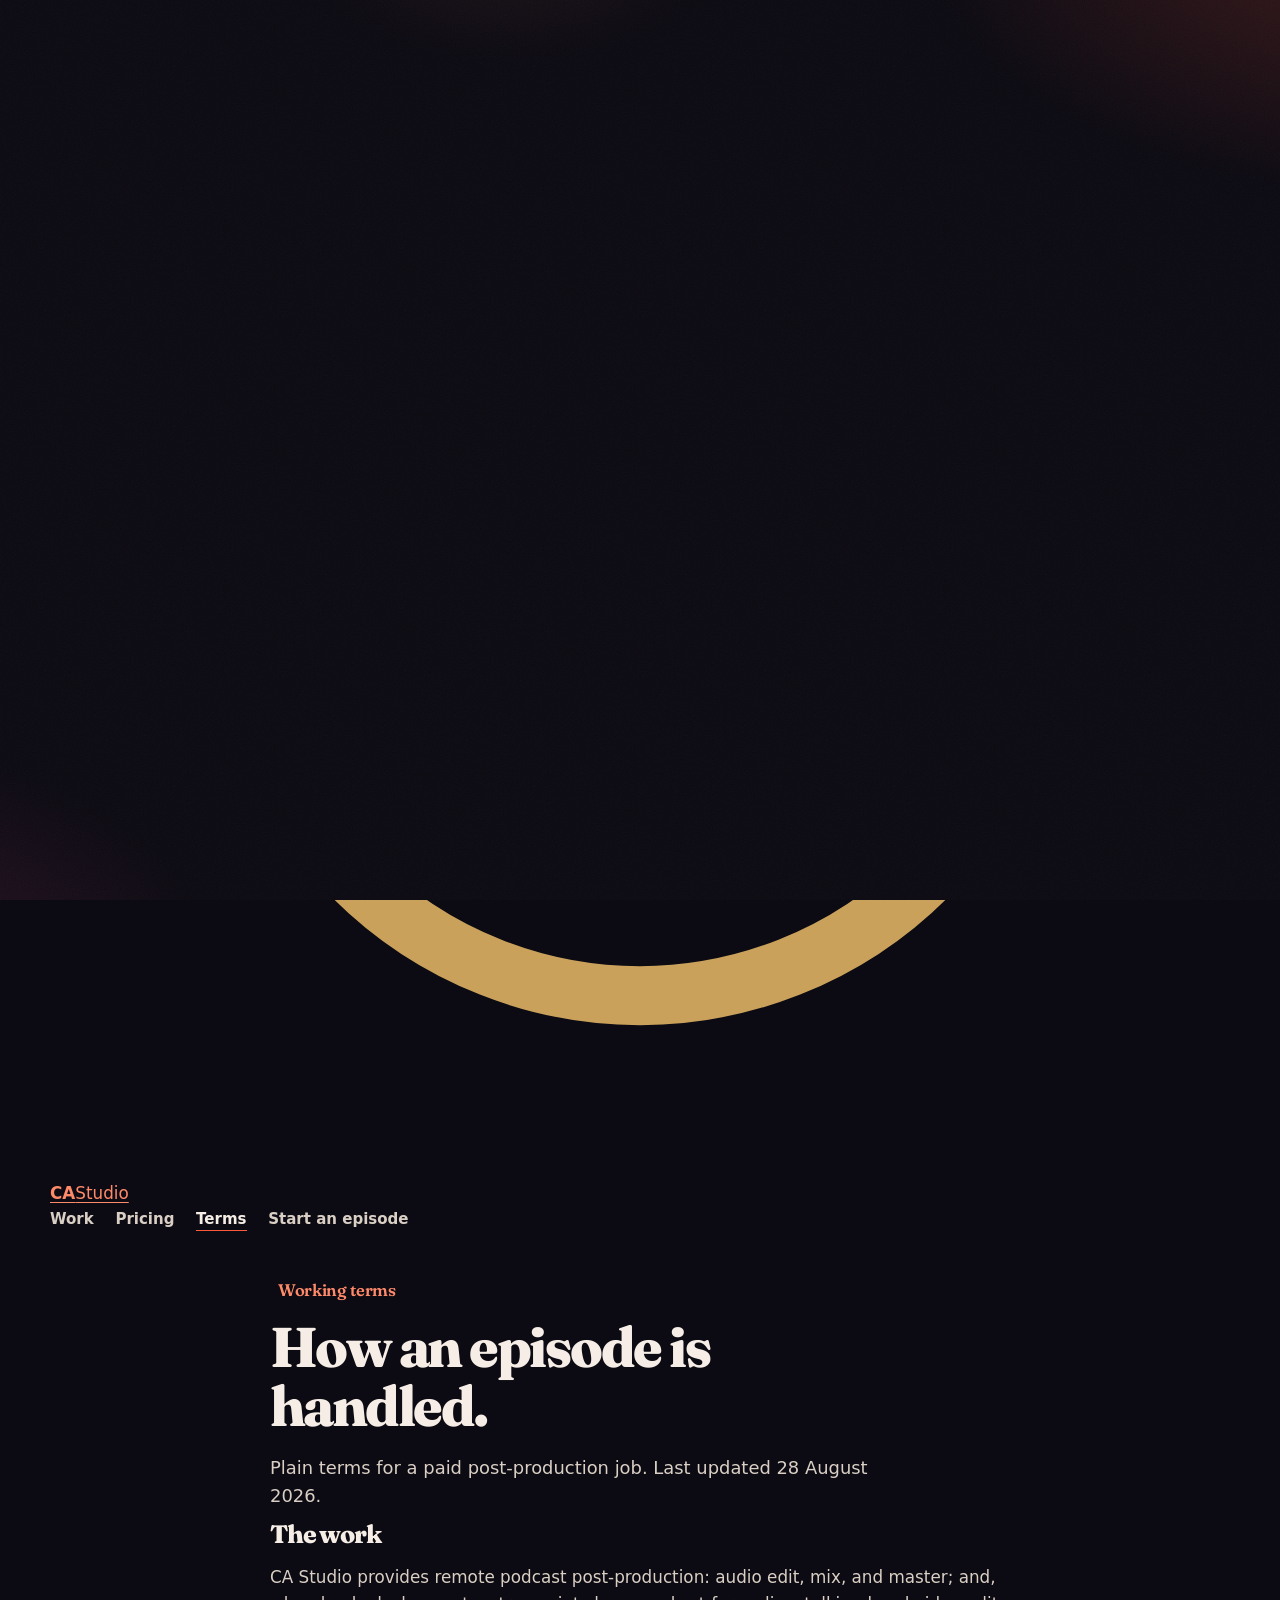
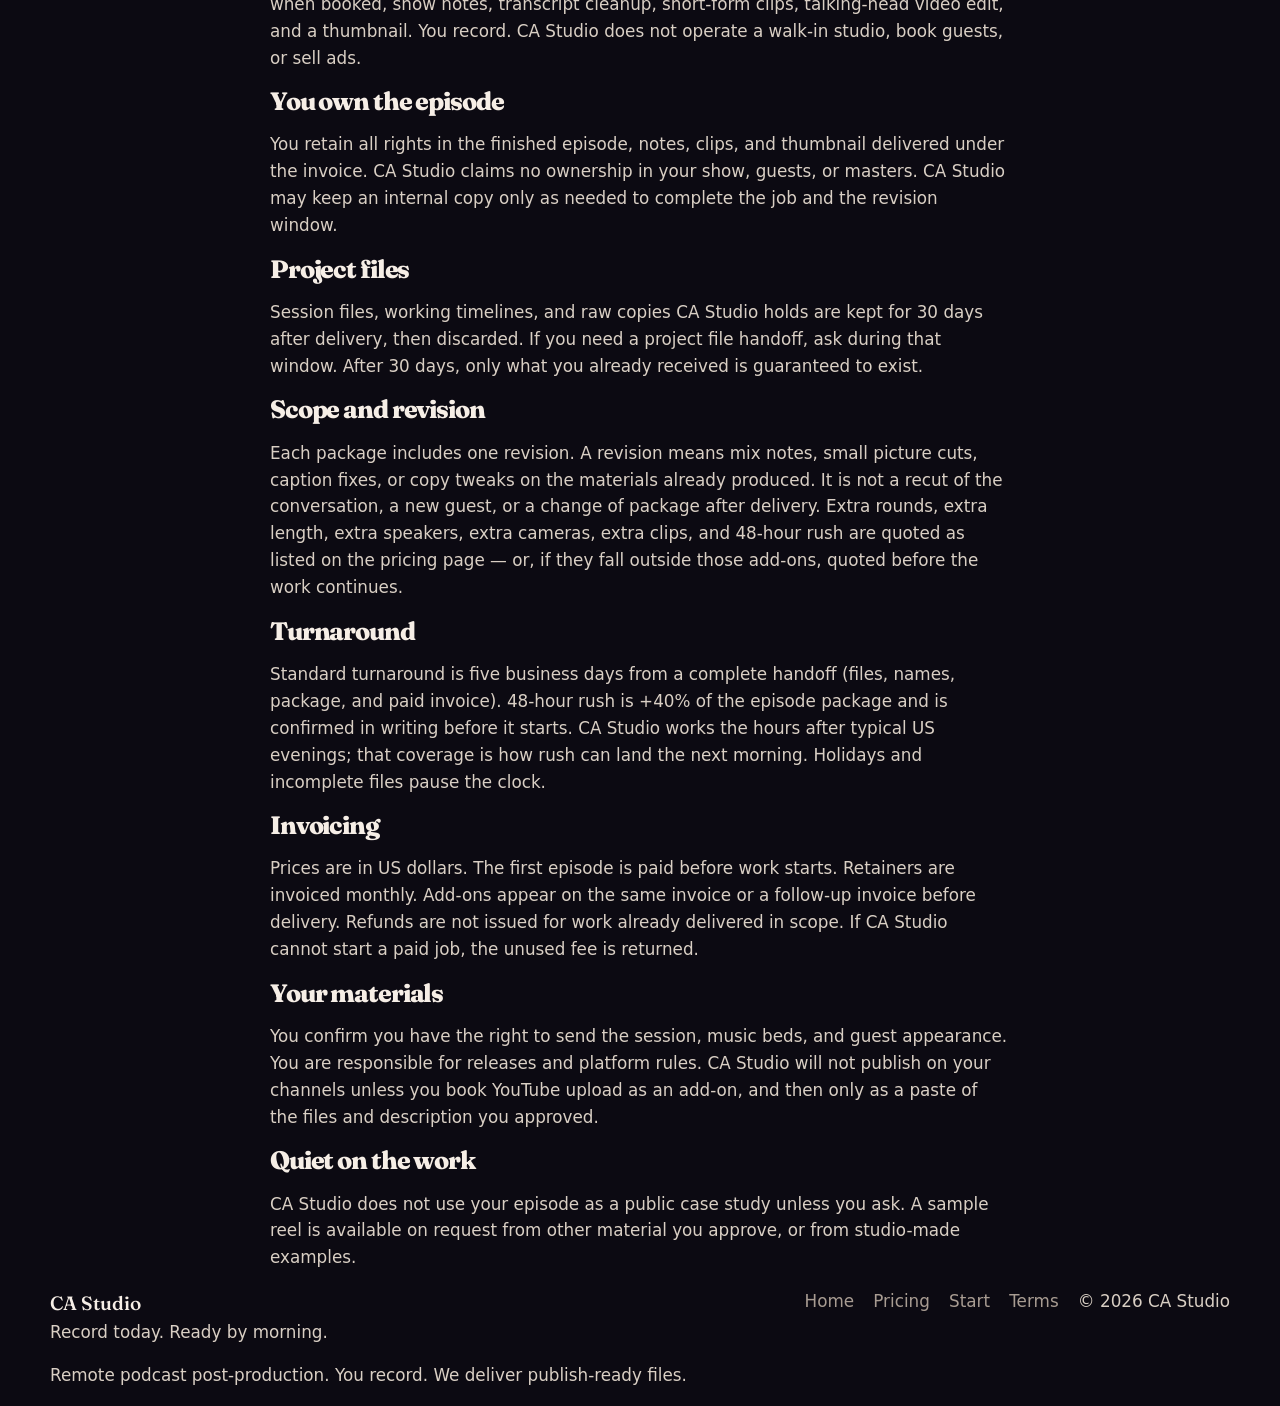
<file: terms.html>
<!DOCTYPE html>
<html lang="en">
<head>
  <meta charset="utf-8">
  <meta name="viewport" content="width=device-width, initial-scale=1">
  <title>Terms — CA Studio</title>
  <meta name="description" content="CA Studio terms: you own the episode, project files kept 30 days, one revision in scope, rush quoted, USD invoicing.">
  <meta name="theme-color" content="#14100d">
  <meta property="og:title" content="Terms — CA Studio">
  <meta property="og:description" content="Client owns the episode. Project files kept 30 days. One revision. USD invoicing.">
  <meta property="og:type" content="website">
  <meta property="og:image" content="og-image.svg">
  <link rel="icon" href="favicon.svg" type="image/svg+xml">
  <link rel="preconnect" href="https://fonts.googleapis.com">
  <link rel="preconnect" href="https://fonts.gstatic.com" crossorigin>
  <link href="https://fonts.googleapis.com/css2?family=Figtree:wght@400;500;600;700&family=Fraunces:opsz,wght,SOFT,WONK@9..144,500;9..144,600;36,500,50,0.7;144,500,60,0.85&display=swap" rel="stylesheet">
  <link rel="stylesheet" href="styles.css">
</head>
<body>
  <a class="skip" href="#main">Skip to content</a>
  <header class="site-header">
    <div class="wrap">
      <a class="brand" href="index.html">
        <svg class="brand-mark" viewBox="0 0 32 32" aria-hidden="true">
          <circle cx="16" cy="16" r="11" fill="none" stroke="#c9a15b" stroke-width="1.6"/>
          <circle cx="16" cy="16" r="4.2" fill="#e0b86a"/>
        </svg>
        <span class="brand-name"><strong>CA</strong><span>Studio</span></span>
      </a>
      <button class="nav-toggle" type="button" data-nav-toggle aria-expanded="false" aria-controls="site-nav" aria-label="Open menu">
        <svg viewBox="0 0 18 18" fill="none" aria-hidden="true"><path d="M3 5h12M3 9h12M3 13h12" stroke="currentColor" stroke-width="1.6" stroke-linecap="round"/></svg>
      </button>
      <nav class="nav" id="site-nav" aria-label="Primary">
        <a href="index.html#work">Work</a>
        <a href="pricing.html">Pricing</a>
        <a href="terms.html" aria-current="page">Terms</a>
        <a class="nav-cta" href="start.html">Start an episode</a>
      </nav>
    </div>
  </header>

  <main id="main" class="legal">
    <header class="page-hero">
      <div class="wrap-narrow">
        <p class="eyebrow"><span class="lamp" aria-hidden="true"></span> Working terms</p>
        <h1>How an episode is handled.</h1>
        <p class="lede">Plain terms for a paid post-production job. Last updated 28 August 2026.</p>
      </div>
    </header>

    <div class="wrap-narrow">
      <h2>The work</h2>
      <p>CA Studio provides remote podcast post-production: audio edit, mix, and master; and, when booked, show notes, transcript cleanup, short-form clips, talking-head video edit, and a thumbnail. You record. CA Studio does not operate a walk-in studio, book guests, or sell ads.</p>

      <h2>You own the episode</h2>
      <p>You retain all rights in the finished episode, notes, clips, and thumbnail delivered under the invoice. CA Studio claims no ownership in your show, guests, or masters. CA Studio may keep an internal copy only as needed to complete the job and the revision window.</p>

      <h2>Project files</h2>
      <p>Session files, working timelines, and raw copies CA Studio holds are kept for 30 days after delivery, then discarded. If you need a project file handoff, ask during that window. After 30 days, only what you already received is guaranteed to exist.</p>

      <h2>Scope and revision</h2>
      <p>Each package includes one revision. A revision means mix notes, small picture cuts, caption fixes, or copy tweaks on the materials already produced. It is not a recut of the conversation, a new guest, or a change of package after delivery. Extra rounds, extra length, extra speakers, extra cameras, extra clips, and 48-hour rush are quoted as listed on the pricing page — or, if they fall outside those add-ons, quoted before the work continues.</p>

      <h2>Turnaround</h2>
      <p>Standard turnaround is five business days from a complete handoff (files, names, package, and paid invoice). 48-hour rush is +40% of the episode package and is confirmed in writing before it starts. CA Studio works the hours after typical US evenings; that coverage is how rush can land the next morning. Holidays and incomplete files pause the clock.</p>

      <h2>Invoicing</h2>
      <p>Prices are in US dollars. The first episode is paid before work starts. Retainers are invoiced monthly. Add-ons appear on the same invoice or a follow-up invoice before delivery. Refunds are not issued for work already delivered in scope. If CA Studio cannot start a paid job, the unused fee is returned.</p>

      <h2>Your materials</h2>
      <p>You confirm you have the right to send the session, music beds, and guest appearance. You are responsible for releases and platform rules. CA Studio will not publish on your channels unless you book YouTube upload as an add-on, and then only as a paste of the files and description you approved.</p>

      <h2>Quiet on the work</h2>
      <p>CA Studio does not use your episode as a public case study unless you ask. A sample reel is available on request from other material you approve, or from studio-made examples.</p>
    </div>
  </main>

  <footer class="site-footer">
    <div class="wrap foot-grid">
      <div class="foot-brand">
        <strong>CA Studio</strong>
        Record today. Ready by morning.
        <p>Remote podcast post-production. You record. We deliver publish-ready files.</p>
      </div>
      <nav class="foot-links" aria-label="Footer">
        <a href="index.html">Home</a>
        <a href="pricing.html">Pricing</a>
        <a href="start.html">Start</a>
        <a href="terms.html">Terms</a>
        <span>© <span data-year>2026</span> CA Studio</span>
      </nav>
    </div>
  </footer>
  <script src="app.js"></script>
</body>
</html>
</file>
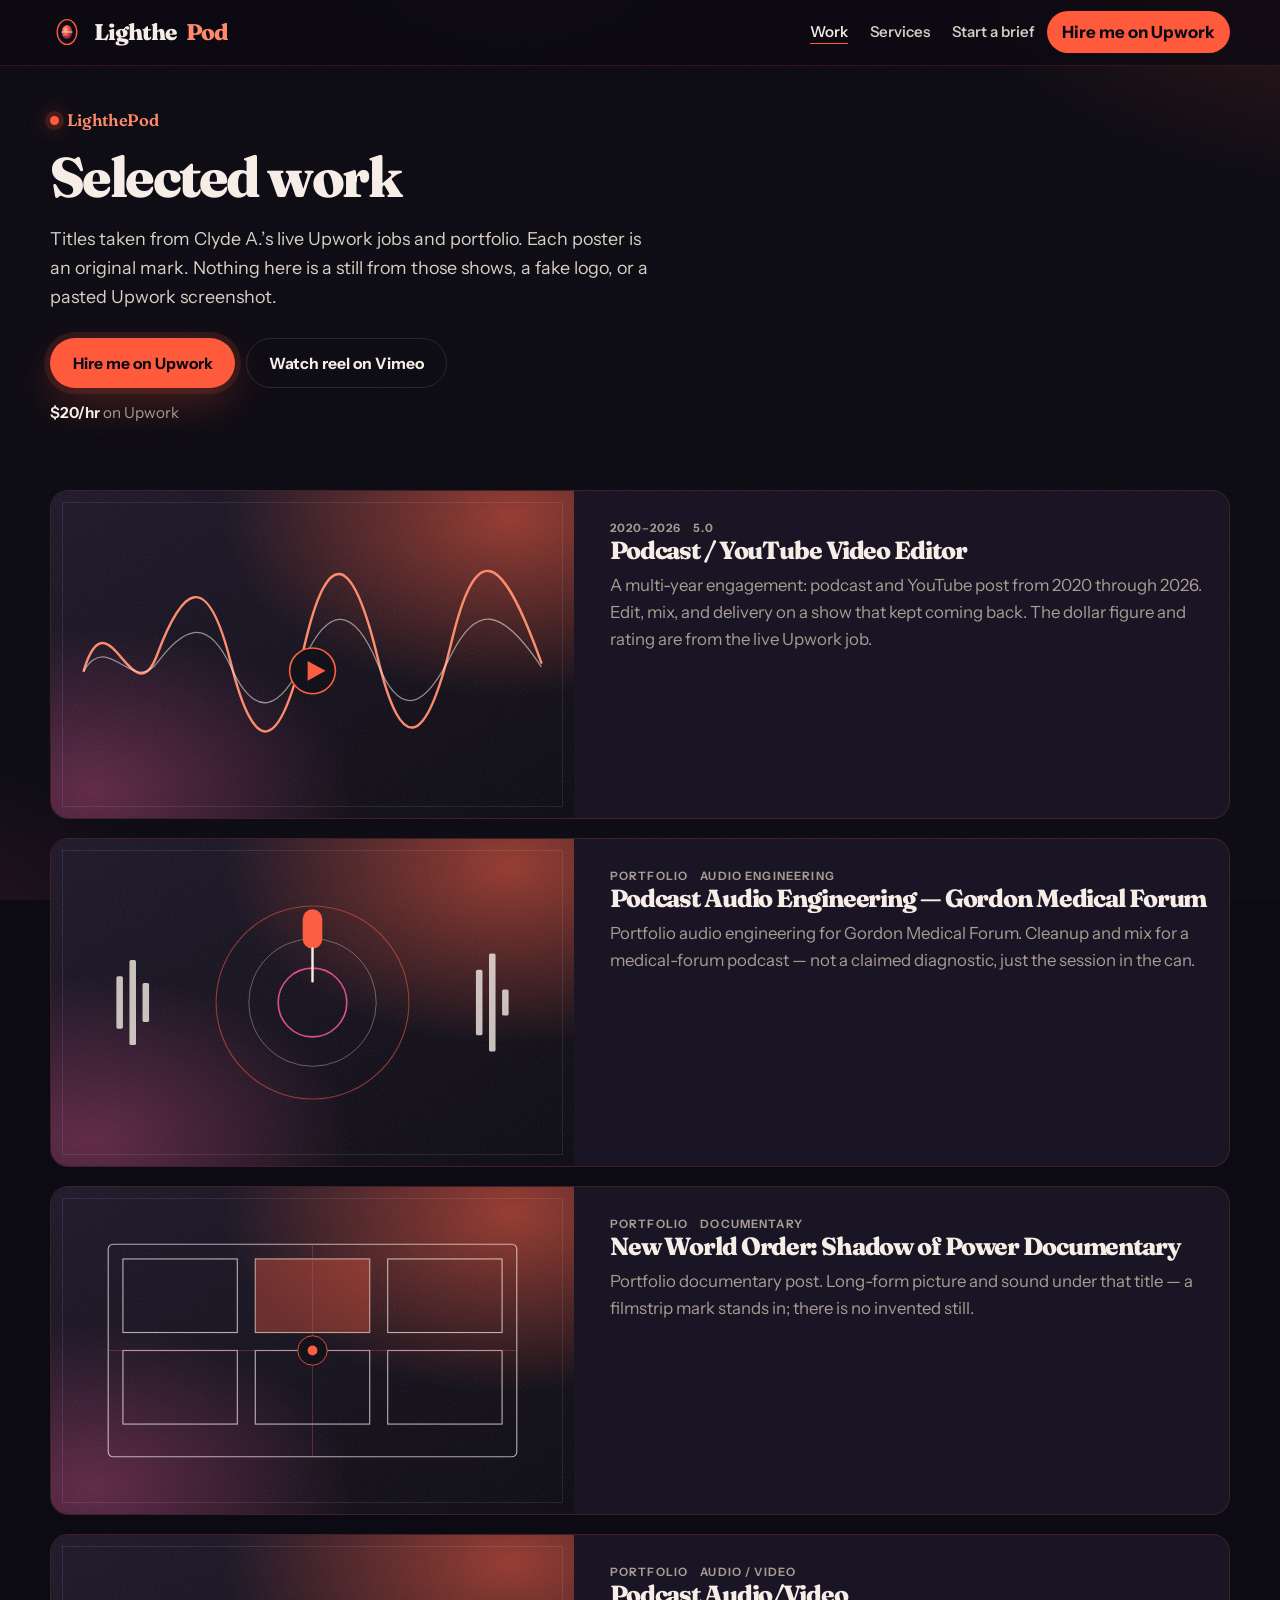
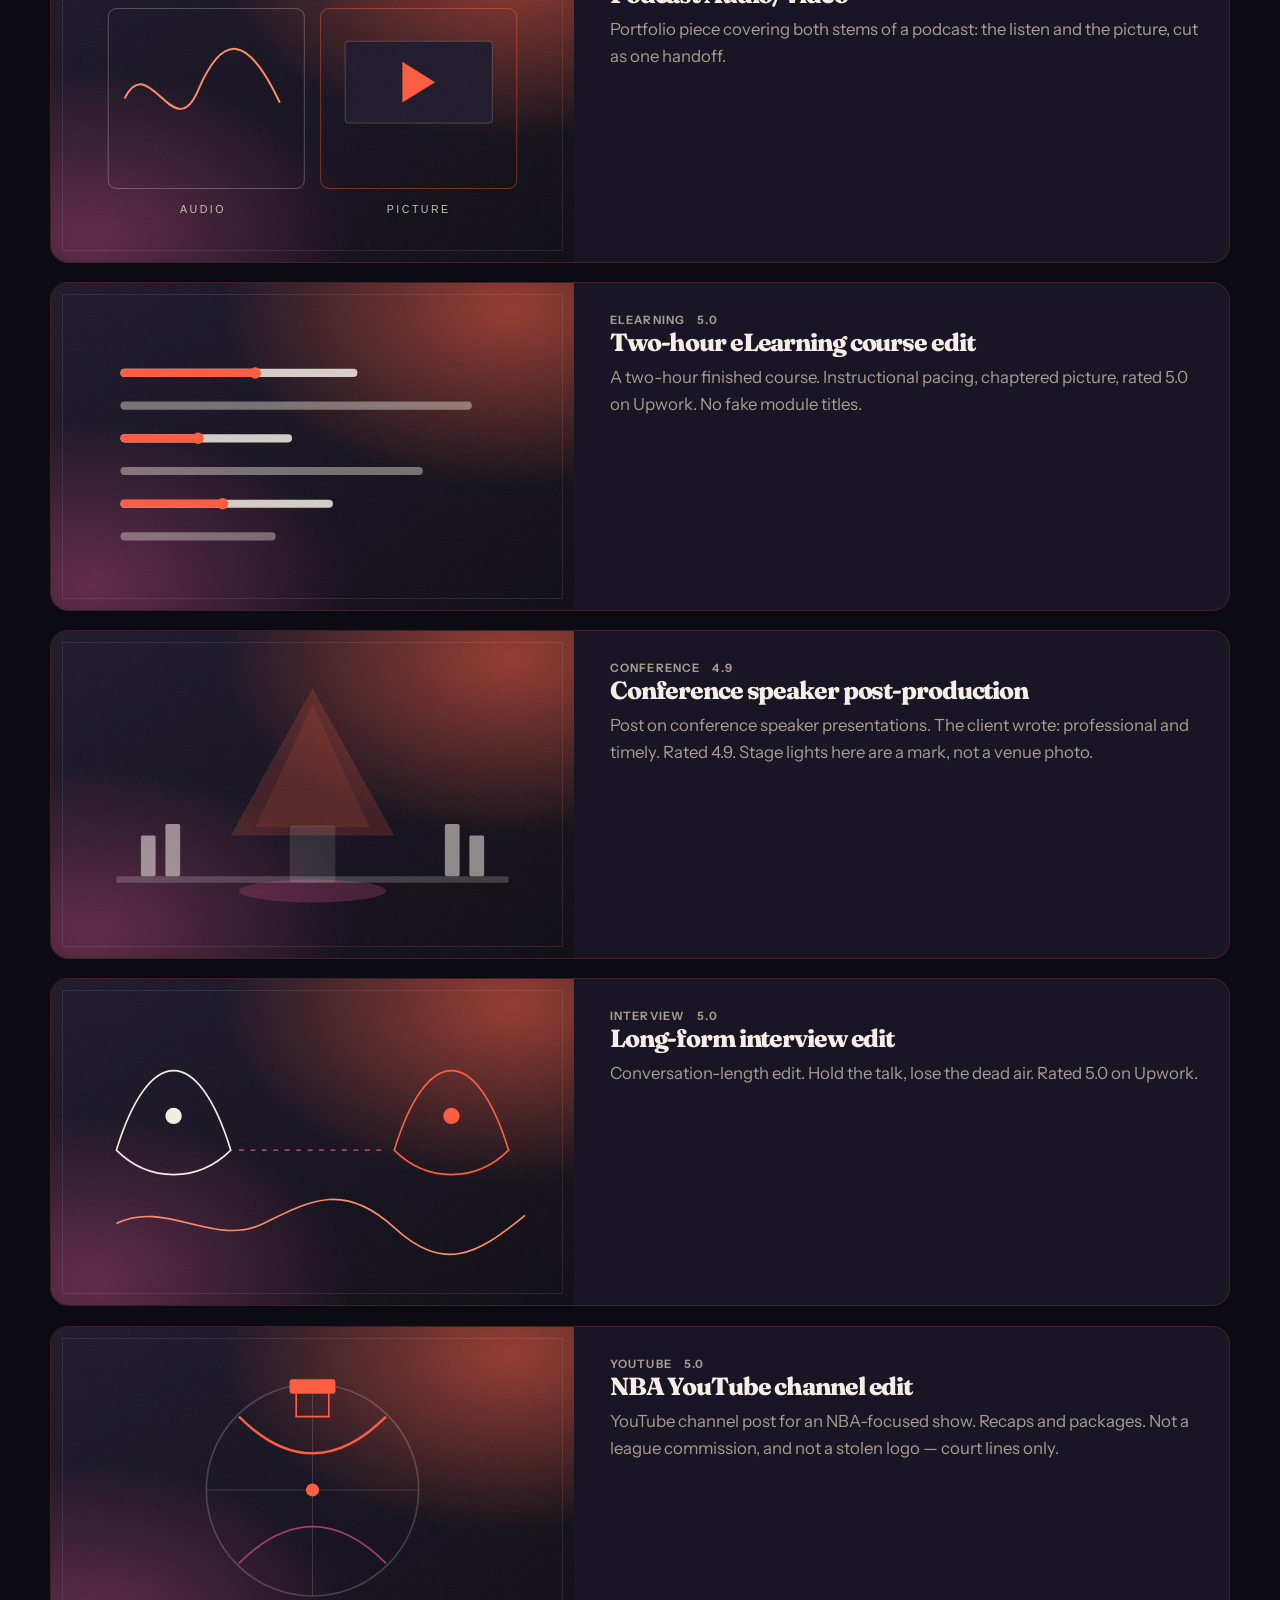
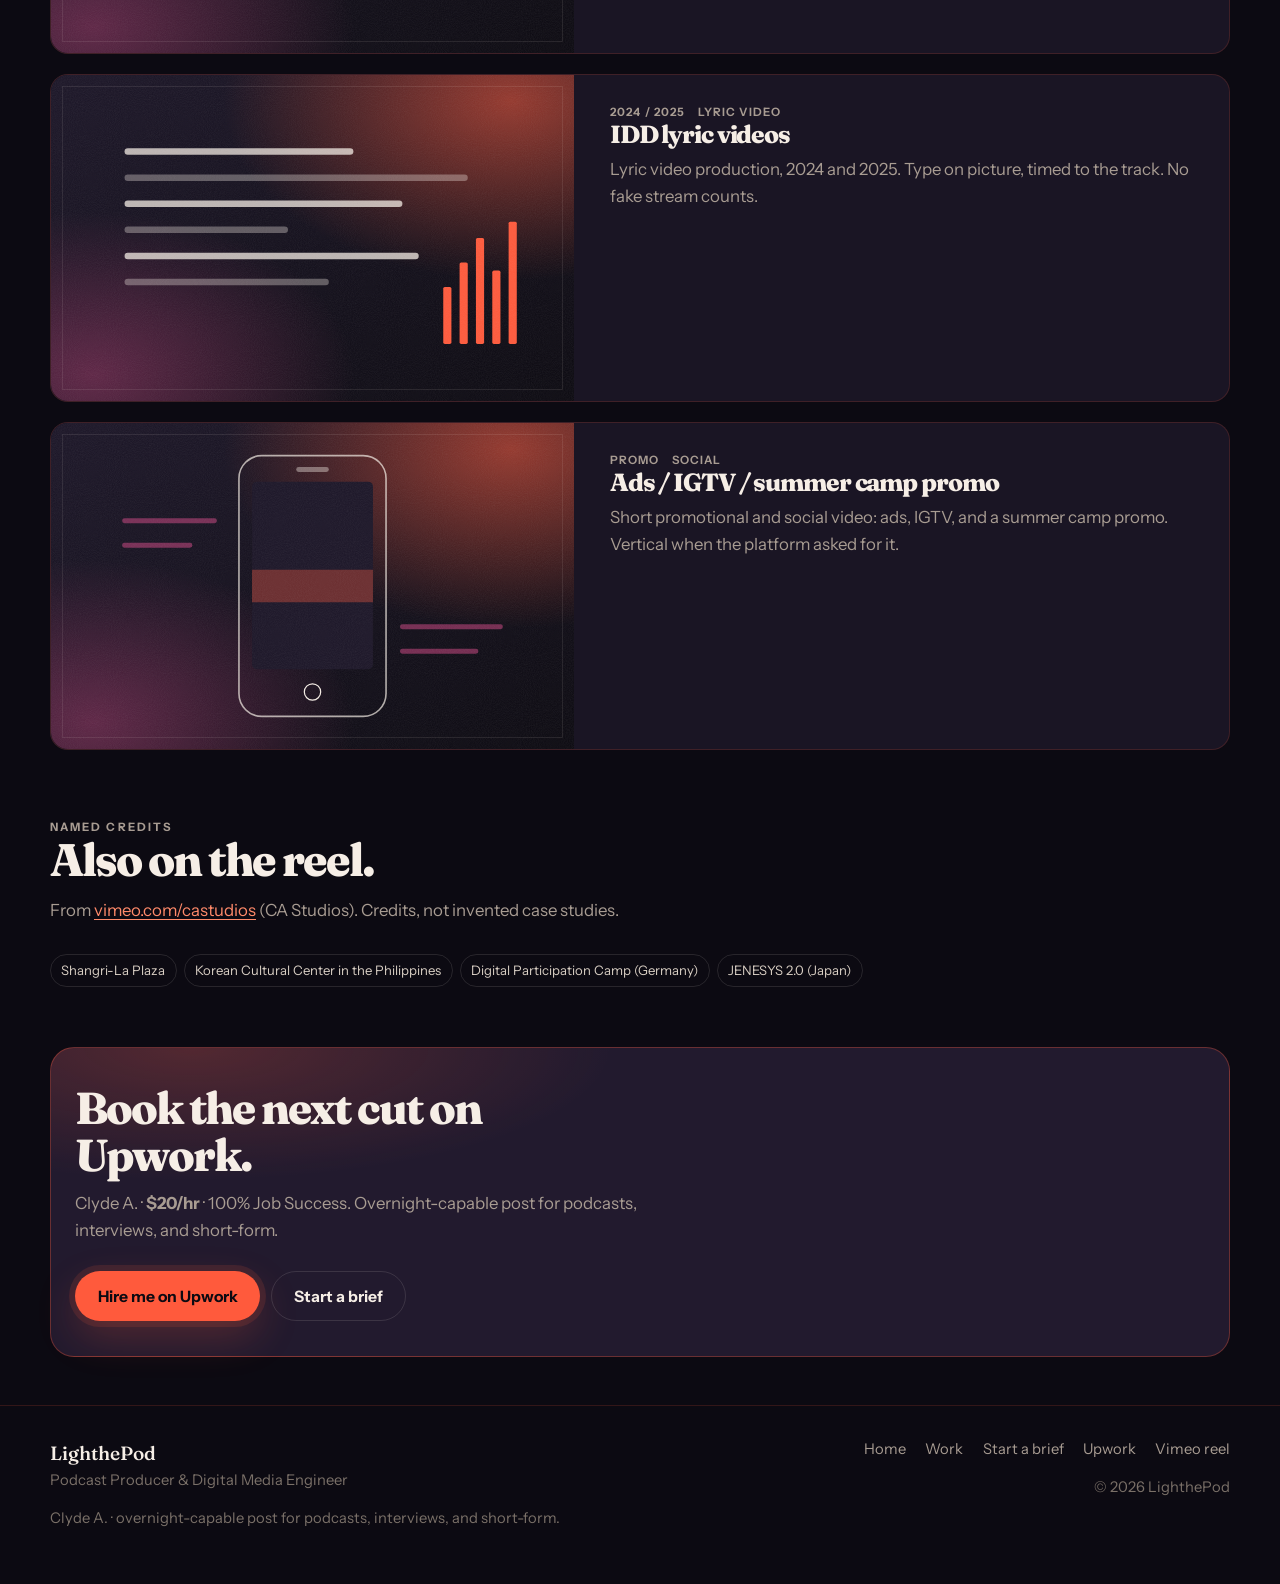
<file: work.html>
<!DOCTYPE html>
<html lang="en">
<head>
  <meta charset="utf-8">
  <meta name="viewport" content="width=device-width, initial-scale=1">
  <title>Selected work — LighthePod</title>
  <meta name="description" content="Selected work by Clyde A. at LighthePod. Real Upwork job and portfolio titles: podcasts, documentary, eLearning, conference, interview, YouTube.">
  <meta name="theme-color" content="#0c0a12">
  <meta property="og:title" content="Selected work — LighthePod">
  <meta property="og:description" content="Real job titles from Clyde A.’s live Upwork profile and portfolio. Original posters, not fake stills.">
  <meta property="og:type" content="website">
  <meta property="og:url" content="https://lightants.github.io/lighthepod/work.html">
  <meta property="og:image" content="og-image.svg">
  <meta name="twitter:card" content="summary_large_image">
  <link rel="canonical" href="https://lightants.github.io/lighthepod/work.html">
  <link rel="icon" href="favicon.svg" type="image/svg+xml">
  <link rel="preconnect" href="https://fonts.googleapis.com">
  <link rel="preconnect" href="https://fonts.gstatic.com" crossorigin>
  <link href="https://fonts.googleapis.com/css2?family=Fraunces:opsz,wght,SOFT,WONK@9..144,500;9..144,600;9..144,700;36,600,50,0.7;144,600,40,0.85&amp;family=Instrument+Sans:wght@400;500;600;700&amp;display=swap" rel="stylesheet">
  <link rel="stylesheet" href="styles.css">
</head>
<body>
  <a class="skip" href="#main">Skip to content</a>
  <header class="mast">
    <div class="wrap">
      <a class="wordmark" href="index.html">
        <img src="assets/mark.svg" width="34" height="34" alt="">
        Lighthe<em>Pod</em>
      </a>
      <div class="mast-end">
      <button class="nav-toggle" type="button" data-nav-toggle aria-expanded="false" aria-controls="site-nav" aria-label="Open menu">
        <svg viewBox="0 0 18 18" fill="none" aria-hidden="true"><path d="M3 5h12M3 9h12M3 13h12" stroke="currentColor" stroke-width="1.6" stroke-linecap="round"/></svg>
      </button>
      <nav class="nav" id="site-nav" aria-label="Primary">
                <a href="work.html" aria-current="page">Work</a>
        <a href="index.html#services">Services</a>
        <a href="start.html">Start a brief</a>
      </nav>
      <a class="hire" href="https://www.upwork.com/freelancers/clydeantes" rel="noopener">Hire me on Upwork</a>
      </div>
    </div>
  </header>
  <main id="main">
    <header class="page-hero">
      <div class="wrap">
        <p class="eyebrow"><span class="glow" aria-hidden="true"></span> LighthePod</p>
        <h1>Selected work</h1>
        <p class="lede">Titles taken from Clyde A.’s live Upwork jobs and portfolio. Each poster is an original mark. Nothing here is a still from those shows, a fake logo, or a pasted Upwork screenshot.</p>
        <div class="actions">
          <a class="btn btn-hire" href="https://www.upwork.com/freelancers/clydeantes" rel="noopener">Hire me on Upwork</a>
          <a class="btn btn-ghost" href="https://vimeo.com/castudios" rel="noopener">Watch reel on Vimeo</a>
        </div>
        <p class="rate"><strong>$20/hr</strong> on Upwork</p>
      </div>
    </header>
    <section class="block">
      <div class="wrap work-list">
        <article class="work-row" id="podcast-youtube">
          <div class="shot-art"><img src="assets/poster-podcast.svg" width="640" height="400" alt="Abstract waveform with a play mark."></div>
          <div class="work-copy">
            <p class="shot-meta"><span>2020–2026</span><span>5.0</span></p>
            <h2>Podcast / YouTube Video Editor</h2>
            <p>A multi-year engagement: podcast and YouTube post from 2020 through 2026. Edit, mix, and delivery on a show that kept coming back. The dollar figure and rating are from the live Upwork job.</p>
          </div>
        </article>
        <article class="work-row" id="gordon">
          <div class="shot-art"><img src="assets/poster-gordon.svg" width="640" height="400" alt="Abstract booth and meter rings."></div>
          <div class="work-copy">
            <p class="shot-meta"><span>Portfolio</span><span>Audio engineering</span></p>
            <h2>Podcast Audio Engineering — Gordon Medical Forum</h2>
            <p>Portfolio audio engineering for Gordon Medical Forum. Cleanup and mix for a medical-forum podcast — not a claimed diagnostic, just the session in the can.</p>
          </div>
        </article>
        <article class="work-row" id="nwo">
          <div class="shot-art"><img src="assets/poster-nwo.svg" width="640" height="400" alt="Abstract filmstrip frames."></div>
          <div class="work-copy">
            <p class="shot-meta"><span>Portfolio</span><span>Documentary</span></p>
            <h2>New World Order: Shadow of Power Documentary</h2>
            <p>Portfolio documentary post. Long-form picture and sound under that title — a filmstrip mark stands in; there is no invented still.</p>
          </div>
        </article>
        <article class="work-row" id="pav">
          <div class="shot-art"><img src="assets/poster-pav.svg" width="640" height="400" alt="Split audio and picture panels."></div>
          <div class="work-copy">
            <p class="shot-meta"><span>Portfolio</span><span>Audio / Video</span></p>
            <h2>Podcast Audio/Video</h2>
            <p>Portfolio piece covering both stems of a podcast: the listen and the picture, cut as one handoff.</p>
          </div>
        </article>
        <article class="work-row" id="elearn">
          <div class="shot-art"><img src="assets/poster-elearn.svg" width="640" height="400" alt="Abstract course timeline bars."></div>
          <div class="work-copy">
            <p class="shot-meta"><span>eLearning</span><span>5.0</span></p>
            <h2>Two-hour eLearning course edit</h2>
            <p>A two-hour finished course. Instructional pacing, chaptered picture, rated 5.0 on Upwork. No fake module titles.</p>
          </div>
        </article>
        <article class="work-row" id="conference">
          <div class="shot-art"><img src="assets/poster-conference.svg" width="640" height="400" alt="Abstract stage and light cone."></div>
          <div class="work-copy">
            <p class="shot-meta"><span>Conference</span><span>4.9</span></p>
            <h2>Conference speaker post-production</h2>
            <p>Post on conference speaker presentations. The client wrote: professional and timely. Rated 4.9. Stage lights here are a mark, not a venue photo.</p>
          </div>
        </article>
        <article class="work-row" id="interview">
          <div class="shot-art"><img src="assets/poster-interview.svg" width="640" height="400" alt="Two abstract microphones in conversation."></div>
          <div class="work-copy">
            <p class="shot-meta"><span>Interview</span><span>5.0</span></p>
            <h2>Long-form interview edit</h2>
            <p>Conversation-length edit. Hold the talk, lose the dead air. Rated 5.0 on Upwork.</p>
          </div>
        </article>
        <article class="work-row" id="nba">
          <div class="shot-art"><img src="assets/poster-nba.svg" width="640" height="400" alt="Abstract court lines and hoop."></div>
          <div class="work-copy">
            <p class="shot-meta"><span>YouTube</span><span>5.0</span></p>
            <h2>NBA YouTube channel edit</h2>
            <p>YouTube channel post for an NBA-focused show. Recaps and packages. Not a league commission, and not a stolen logo — court lines only.</p>
          </div>
        </article>

        <article class="work-row" id="lyric">
          <div class="shot-art"><img src="assets/poster-lyric.svg" width="640" height="400" alt="Abstract lyric lines and bars."></div>
          <div class="work-copy">
            <p class="shot-meta"><span>2024 / 2025</span><span>Lyric video</span></p>
            <h2>IDD lyric videos</h2>
            <p>Lyric video production, 2024 and 2025. Type on picture, timed to the track. No fake stream counts.</p>
          </div>
        </article>
        <article class="work-row" id="ads">
          <div class="shot-art"><img src="assets/poster-ads.svg" width="640" height="400" alt="Abstract vertical social frame."></div>
          <div class="work-copy">
            <p class="shot-meta"><span>Promo</span><span>Social</span></p>
            <h2>Ads / IGTV / summer camp promo</h2>
            <p>Short promotional and social video: ads, IGTV, and a summer camp promo. Vertical when the platform asked for it.</p>
          </div>
        </article>
      </div>
    </section>
    <section class="block" style="padding-top:0">
      <div class="wrap">
        <div class="head">
          <p class="kicker">Named credits</p>
          <h2>Also on the reel.</h2>
          <p>From <a href="https://vimeo.com/castudios" rel="noopener">vimeo.com/castudios</a> (CA Studios). Credits, not invented case studies.</p>
        </div>
        <div class="credits">
          <span>Shangri-La Plaza</span>
          <span>Korean Cultural Center in the Philippines</span>
          <span>Digital Participation Camp (Germany)</span>
          <span>JENESYS 2.0 (Japan)</span>
        </div>
      </div>
    </section>
    <div class="wrap">
      <section class="band" aria-labelledby="cta-title">
        <h2 id="cta-title">Book the next cut on Upwork.</h2>
        <p>Clyde A. · <strong>$20/hr</strong> · 100% Job Success. Overnight-capable post for podcasts, interviews, and short-form.</p>
        <div class="actions">
          <a class="btn btn-hire" href="https://www.upwork.com/freelancers/clydeantes" rel="noopener">Hire me on Upwork</a>
          <a class="btn btn-ghost" href="start.html">Start a brief</a>
        </div>
      </section>
    </div>
  </main>
  <footer class="colophon">
    <div class="wrap foot-grid">
      <div class="foot-brand">
        <strong>LighthePod</strong>
        Podcast Producer &amp; Digital Media Engineer
        <p>Clyde A. · overnight-capable post for podcasts, interviews, and short-form.</p>
      </div>
      <nav class="foot-links" aria-label="Footer">
        <a href="index.html">Home</a>
        <a href="work.html">Work</a>
        <a href="start.html">Start a brief</a>
        <a href="https://www.upwork.com/freelancers/clydeantes" rel="noopener">Upwork</a>
        <a href="https://vimeo.com/castudios" rel="noopener">Vimeo reel</a>
        <span>© <span data-year>2026</span> LighthePod</span>
      </nav>
    </div>
  </footer>
  <script src="app.js"></script>
</body>
</html>
</file>
<file: styles.css>
/* LighthePod — late-night edit bay + analog light leak. Not walnut, not cafe cream, not cyber grid. */
:root {
  --ink: #0c0a12;
  --ink-2: #14101a;
  --panel: #1a1524;
  --panel-2: #221a2e;
  --paper: #f6eee6;
  --paper-soft: #d9cfc4;
  --paper-dim: #a89c92;
  --mute: #7a7068;
  --leak: #ff5a3c;
  --leak-2: #ff8a6a;
  --magenta: #d94a8a;
  --line: rgba(255, 90, 60, 0.16);
  --line-2: rgba(246, 238, 230, 0.12);
  --serif: "Fraunces", "Iowan Old Style", Palatino, serif;
  --sans: "Instrument Sans", "Segoe UI", system-ui, sans-serif;
  --max: 1180px;
  --header: 4.1rem;
  --radius: 18px;
  --shadow: 0 28px 70px rgba(0, 0, 0, 0.42);
}
*, *::before, *::after { box-sizing: border-box; }
html { scroll-behavior: smooth; }
body {
  margin: 0; min-height: 100%;
  font-family: var(--sans); font-size: 1.05rem; line-height: 1.6;
  color: var(--paper-soft); background: var(--ink);
  -webkit-font-smoothing: antialiased; text-rendering: optimizeLegibility;
}
body::before {
  content: ""; position: fixed; inset: 0; z-index: 0; pointer-events: none;
  background:
    radial-gradient(900px 520px at 110% -10%, rgba(255, 90, 60, 0.22), transparent 55%),
    radial-gradient(700px 480px at -10% 110%, rgba(217, 74, 138, 0.16), transparent 50%),
    radial-gradient(500px 300px at 40% -8%, rgba(255, 138, 106, 0.08), transparent 45%),
    var(--ink);
}
main, .colophon { position: relative; z-index: 2; }
body::after {
  content: ""; position: fixed; inset: 0; z-index: 0; pointer-events: none; opacity: 0.04;
  background-image: url("data:image/svg+xml;utf8,<svg xmlns='http://www.w3.org/2000/svg' width='180' height='180'><filter id='n'><feTurbulence type='fractalNoise' baseFrequency='0.9' numOctaves='3' stitchTiles='stitch'/></filter><rect width='100%' height='100%' filter='url(%23n)'/></svg>");
}
img, svg { max-width: 100%; display: block; }
a { color: var(--leak-2); text-decoration-thickness: 1px; text-underline-offset: 0.18em; }
a:hover { color: var(--paper); }
:focus-visible { outline: 2px solid var(--leak); outline-offset: 3px; }
.skip { position: absolute; left: 1rem; top: -4rem; z-index: 80; background: var(--leak); color: var(--ink); padding: 0.55rem 0.9rem; font-weight: 650; border-radius: 8px; }
.skip:focus { top: 1rem; }
.wrap { width: min(var(--max), calc(100% - 2rem)); margin-inline: auto; }
.wrap-narrow { width: min(740px, calc(100% - 2rem)); margin-inline: auto; }

.mast {
  position: sticky; top: 0; z-index: 50; height: var(--header);
  display: flex; align-items: center;
  border-bottom: 1px solid var(--line);
  background: rgba(12, 10, 18, 0.78);
  backdrop-filter: blur(18px) saturate(1.25);
}
.mast .wrap { display: flex; align-items: center; justify-content: space-between; gap: 1rem; }
.mast-end { display: flex; align-items: center; gap: 0.75rem; margin-left: auto; }
.hire {
  display: inline-flex; align-items: center; padding: 0.48rem 0.95rem;
  border-radius: 999px; background: var(--leak); color: var(--ink);
  font-weight: 700; text-decoration: none; white-space: nowrap;
}
.hire:hover { background: var(--leak-2); color: var(--ink); }
.wordmark {
  display: flex; align-items: center; gap: 0.65rem;
  color: var(--paper); text-decoration: none;
  font-family: var(--serif); font-size: 1.42rem; font-weight: 800;
  letter-spacing: -0.05em;
}
.wordmark:hover { color: var(--paper); }
.wordmark img, .wordmark svg { width: 34px; height: 34px; flex: 0 0 auto; }
.wordmark em { font-style: normal; color: var(--leak-2); }
.nav-toggle {
  display: inline-flex; align-items: center; justify-content: center;
  width: 2.6rem; height: 2.6rem; border: 1px solid var(--line-2);
  background: var(--panel); color: var(--paper); border-radius: 9px; cursor: pointer;
}
.nav-toggle svg { width: 18px; height: 18px; }
.nav { display: none; align-items: center; gap: 1.35rem; }
.nav a { color: var(--paper-soft); text-decoration: none; font-size: 0.94rem; font-weight: 550; }
.nav a:hover, .nav a[aria-current="page"] { color: var(--paper); }
.nav a[aria-current="page"] { box-shadow: inset 0 -1px 0 var(--leak); }
body.nav-open .nav {
  display: flex; position: absolute; top: var(--header); left: 0; right: 0;
  flex-direction: column; align-items: stretch; gap: 0;
  padding: 0.5rem 1rem 1rem; background: rgba(12, 10, 18, 0.97);
  border-bottom: 1px solid var(--line);
}
body.nav-open .nav a { padding: 0.75rem 0.4rem; border-bottom: 1px solid var(--line); }
@media (min-width: 860px) {
  .nav-toggle { display: none; }
  .nav { display: flex; }
}

.btn {
  display: inline-flex; align-items: center; justify-content: center; gap: 0.45rem;
  min-height: 3rem; padding: 0.7rem 1.35rem; border-radius: 999px;
  border: 1px solid transparent; font-family: var(--sans); font-weight: 680;
  font-size: 0.98rem; text-decoration: none; cursor: pointer; color: inherit;
}
.btn-hire {
  background: var(--leak); color: var(--ink);
  box-shadow: 0 0 0 6px rgba(255, 90, 60, 0.12), 0 16px 40px rgba(255, 90, 60, 0.22);
}
.btn-hire:hover { background: var(--leak-2); color: var(--ink); }
.btn-ghost { background: transparent; color: var(--paper); border-color: var(--line-2); }
.btn-ghost:hover { border-color: var(--leak); color: var(--leak-2); }
.actions { display: flex; flex-wrap: wrap; gap: 0.7rem; margin-top: 1.7rem; align-items: center; }
.rate { margin: 0.85rem 0 0; color: var(--paper-dim); font-size: 0.95rem; }
.rate strong { color: var(--paper); font-weight: 650; }

.bay { position: relative; z-index: 2; padding: 2.4rem 0 2.8rem; overflow: hidden; }
.bay-grid { display: grid; gap: 2rem; align-items: center; }
.eyebrow {
  display: inline-flex; align-items: center; gap: 0.5rem; margin: 0 0 0.9rem;
  font-family: var(--serif); font-size: 1.05rem; font-weight: 600; color: var(--leak-2);
  letter-spacing: -0.02em; font-variation-settings: "SOFT" 50, "opsz" 36;
}
.glow {
  width: 0.55rem; height: 0.55rem; border-radius: 50%; background: var(--leak);
  box-shadow: 0 0 0 5px rgba(255, 90, 60, 0.16), 0 0 22px var(--leak);
  animation: pulse 2.8s ease-in-out infinite;
}
h1, h2, h3 {
  font-family: var(--serif); color: var(--paper); font-weight: 800;
  letter-spacing: -0.045em; line-height: 1.05; margin: 0;
}
h1 { font-size: clamp(2.15rem, 6.4vw, 4.05rem); max-width: 14ch; }
.lede { margin: 1.15rem 0 0; max-width: 38rem; font-size: 1.12rem; color: var(--paper-soft); }
.bay-art { position: relative; justify-self: center; width: min(100%, 400px); }
.bay-art img { width: 100%; height: auto; filter: drop-shadow(0 30px 50px rgba(0, 0, 0, 0.5)); border-radius: 24px; }
@media (min-width: 920px) {
  .bay { padding: 3.6rem 0 3.2rem; }
  .bay-grid { grid-template-columns: 1.15fr 0.85fr; gap: 3rem; }
}

.statline {
  position: relative; z-index: 2; border-block: 1px solid var(--line);
  background: rgba(26, 21, 36, 0.55); padding: 1.1rem 0;
}
.statline ul { list-style: none; margin: 0; padding: 0; display: flex; flex-wrap: wrap; gap: 1.1rem 1.8rem; }
.statline li { display: flex; flex-direction: column; gap: 0.12rem; }
.statline strong { font-family: var(--serif); font-size: 1.35rem; color: var(--paper); font-weight: 550; letter-spacing: -0.03em; }
.statline span { font-size: 0.72rem; letter-spacing: 0.12em; text-transform: uppercase; color: var(--paper-dim); font-weight: 600; }

.block { position: relative; z-index: 2; padding: 3.4rem 0; }
.head { max-width: 40rem; margin-bottom: 1.9rem; }
.kicker { margin: 0 0 0.5rem; color: var(--leak); font-size: 0.72rem; font-weight: 700; letter-spacing: 0.18em; text-transform: uppercase; }
.block h2 { font-size: clamp(1.85rem, 4vw, 2.85rem); }
.head p { margin: 0.8rem 0 0; color: var(--paper-dim); }

.reel { display: grid; gap: 1rem; }
.shot {
  display: flex; flex-direction: column; background: var(--panel);
  border: 1px solid var(--line); border-radius: var(--radius); overflow: hidden;
  text-decoration: none; color: inherit; min-height: 100%; box-shadow: var(--shadow);
  transition: transform 0.35s ease, border-color 0.35s ease;
}
a.shot:hover { transform: translateY(-4px); border-color: rgba(255, 90, 60, 0.4); color: inherit; }
.shot-art { aspect-ratio: 16 / 10; overflow: hidden; background: var(--ink-2); }
.shot-art img { width: 100%; height: 100%; object-fit: cover; }
.shot-body { padding: 1.05rem 1.1rem 1.2rem; }
.shot-meta {
  display: flex; flex-wrap: wrap; gap: 0.4rem 0.75rem; margin: 0 0 0.4rem;
  font-size: 0.72rem; letter-spacing: 0.1em; text-transform: uppercase; color: var(--leak-2); font-weight: 650;
}
.shot h3 { font-size: 1.22rem; margin-bottom: 0.35rem; }
.shot p { margin: 0; color: var(--paper-dim); font-size: 0.95rem; }
@media (min-width: 700px) { .reel { grid-template-columns: 1fr 1fr; } }
@media (min-width: 1020px) {
  .reel { grid-template-columns: repeat(4, 1fr); }
  .reel .shot:nth-child(1), .reel .shot:nth-child(2) { grid-column: span 2; }
  .reel .shot:nth-child(1) h3, .reel .shot:nth-child(2) h3 { font-size: 1.55rem; }
}

.console { display: grid; gap: 1rem; }
.pair { display: grid; gap: 0; background: var(--panel); border: 1px solid var(--line); border-radius: var(--radius); overflow: hidden; }
.stage { padding: 1.15rem 1.2rem 1.25rem; }
.stage + .stage { border-top: 1px solid var(--line); }
.stage h3 {
  margin-bottom: 0.55rem; display: flex; justify-content: space-between; align-items: baseline; gap: 0.5rem;
  font-family: var(--sans); letter-spacing: 0.04em; text-transform: uppercase; font-size: 0.78rem; font-weight: 700; color: var(--leak-2);
}
.stage.after h3 { color: var(--paper); }
.stage img { width: 100%; height: auto; border-radius: 10px; }
.caption { margin: 1.1rem 0 0; font-size: 0.92rem; color: var(--paper-dim); font-style: italic; }
@media (min-width: 800px) {
  .pair { grid-template-columns: 1fr 1fr; }
  .stage + .stage { border-top: 0; border-left: 1px solid var(--line); }
}

.offer { display: grid; gap: 0.85rem; }
.svc { padding: 1.15rem 1.2rem; background: var(--panel); border: 1px solid var(--line); border-radius: 14px; }
.svc em { display: block; font-style: normal; font-size: 0.72rem; letter-spacing: 0.16em; text-transform: uppercase; color: var(--leak); font-weight: 700; margin-bottom: 0.35rem; }
.svc h3 { font-size: 1.35rem; margin-bottom: 0.4rem; }
.svc p { margin: 0; color: var(--paper-dim); font-size: 0.98rem; }
@media (min-width: 800px) { .offer { grid-template-columns: repeat(5, 1fr); } .svc h3 { font-size: 1.18rem; } }
@media (max-width: 799px) and (min-width: 560px) { .offer { grid-template-columns: 1fr 1fr; } }

.kit { display: flex; flex-wrap: wrap; gap: 0.5rem; margin: 0; padding: 0; list-style: none; }
.kit li { padding: 0.45rem 0.8rem; border: 1px solid var(--line-2); border-radius: 999px; background: var(--ink-2); color: var(--paper); font-size: 0.9rem; font-weight: 550; }
.kit .ai { border-color: rgba(255, 90, 60, 0.35); color: var(--leak-2); }

.quotes { display: grid; gap: 1rem; }
.pull { margin: 0; padding: 1.4rem 1.3rem 1.3rem; background: var(--panel); border: 1px solid var(--line); border-radius: var(--radius); }
.pull p { margin: 0; font-family: var(--serif); font-size: clamp(1.15rem, 2.2vw, 1.45rem); line-height: 1.4; color: var(--paper); font-weight: 500; letter-spacing: -0.02em; font-variation-settings: "SOFT" 40, "opsz" 36; }
.pull p::before { content: "“"; color: var(--leak); font-size: 1.4em; line-height: 0; margin-right: 0.08em; }
.pull footer { margin-top: 0.9rem; color: var(--paper-dim); font-size: 0.88rem; font-style: normal; }
.pull cite { font-style: normal; color: var(--paper-soft); font-weight: 600; }
@media (min-width: 860px) {
  .quotes { grid-template-columns: 1fr 1fr; }
  .quotes .pull:first-child { grid-column: 1 / -1; }
  .quotes .pull:first-child p { font-size: clamp(1.35rem, 2.6vw, 1.85rem); }
}

.vita { display: grid; gap: 1.2rem; }
.vita-col { background: var(--panel); border: 1px solid var(--line); border-radius: var(--radius); padding: 1.3rem 1.25rem; }
.vita-col h3 { font-size: 1.25rem; margin-bottom: 0.9rem; }
.vita-col ol, .vita-col ul { margin: 0; padding: 0; list-style: none; }
.vita-col li + li { margin-top: 0.85rem; }
.vita-col strong { color: var(--paper); display: block; font-weight: 650; }
.vita-col small { display: block; color: var(--paper-dim); font-size: 0.88rem; }
.credits { display: flex; flex-wrap: wrap; gap: 0.45rem; margin-top: 0.85rem; }
.credits span { font-size: 0.82rem; padding: 0.3rem 0.65rem; border: 1px solid var(--line-2); border-radius: 999px; color: var(--paper-soft); }
@media (min-width: 860px) { .vita { grid-template-columns: 1.15fr 0.85fr; } }
.pills { display: flex; flex-wrap: wrap; gap: 0.45rem; margin-top: 1.1rem; }
.pills span { font-size: 0.8rem; font-weight: 600; color: var(--ink); background: var(--leak-2); border-radius: 999px; padding: 0.32rem 0.7rem; }

.band {
  margin: 0.4rem 0 3rem; position: relative; z-index: 2;
  background: radial-gradient(700px 220px at 12% 0%, rgba(255, 90, 60, 0.22), transparent 60%), var(--panel-2);
  border: 1px solid rgba(255, 90, 60, 0.32); border-radius: calc(var(--radius) + 6px); padding: 2.2rem 1.5rem;
}
.band h2 { font-size: clamp(1.9rem, 4vw, 2.8rem); max-width: 16ch; }
.band p { margin: 0.8rem 0 0; max-width: 36rem; color: var(--paper-dim); }

.page-hero { position: relative; z-index: 2; padding: 2.5rem 0 0.6rem; }
.page-hero h1 { font-size: clamp(2.1rem, 5.5vw, 3.5rem); max-width: 16ch; }
.work-list { display: grid; gap: 1.2rem; }
.work-row { display: grid; gap: 1rem; background: var(--panel); border: 1px solid var(--line); border-radius: var(--radius); overflow: hidden; }
.work-row .shot-art { aspect-ratio: 16 / 9; }
.work-copy { padding: 1.2rem 1.25rem 1.4rem; }
.work-copy h2 { font-size: 1.55rem; }
.work-copy p { color: var(--paper-dim); margin: 0.55rem 0 0; }
@media (min-width: 800px) {
  .work-row { grid-template-columns: 0.9fr 1.1fr; align-items: stretch; }
  .work-row .shot-art { aspect-ratio: auto; height: 100%; min-height: 220px; }
  .work-row .shot-art img { height: 100%; }
}

.form { display: grid; gap: 1rem; background: var(--panel); border: 1px solid var(--line); border-radius: calc(var(--radius) + 2px); padding: 1.35rem 1.25rem 1.45rem; }
.form-row { display: grid; gap: 1rem; }
@media (min-width: 700px) { .form-row { grid-template-columns: 1fr 1fr; } }
label { display: grid; gap: 0.4rem; font-size: 0.78rem; font-weight: 680; letter-spacing: 0.06em; text-transform: uppercase; color: var(--paper-dim); }
input, select, textarea {
  font: inherit; text-transform: none; letter-spacing: 0; font-weight: 450; color: var(--paper);
  background: var(--ink); border: 1px solid var(--line-2); border-radius: 10px; padding: 0.72rem 0.85rem; width: 100%;
}
textarea { min-height: 8rem; resize: vertical; }
input:focus, select:focus, textarea:focus { outline: none; border-color: var(--leak); box-shadow: 0 0 0 3px rgba(255, 90, 60, 0.2); }
.form .btn { justify-self: start; margin-top: 0.25rem; }
.form-hint { margin: 0; font-size: 0.9rem; color: var(--mute); text-transform: none; letter-spacing: 0; font-weight: 450; }
.error { color: #ffb4a2; font-size: 0.88rem; margin: 0; }
.success { display: none; background: var(--panel); border: 1px solid var(--line); border-radius: var(--radius); padding: 1.6rem 1.4rem; }
.success.is-visible { display: block; }
.form.is-hidden { display: none; }
.success h2 { font-size: 2rem; margin-bottom: 0.5rem; }
.summary { margin: 1rem 0; padding: 1rem; background: var(--ink); border-radius: 10px; white-space: pre-wrap; font-family: ui-monospace, "Nimbus Mono PS", monospace; font-size: 0.85rem; color: var(--paper-soft); line-height: 1.5; }

.colophon { position: relative; z-index: 2; border-top: 1px solid var(--line); padding: 2rem 0 2.4rem; color: var(--mute); font-size: 0.92rem; }
.foot-grid { display: grid; gap: 1.2rem; }
.foot-brand strong { display: block; font-family: var(--serif); color: var(--paper); font-size: 1.2rem; font-weight: 550; }
.foot-links { display: flex; flex-wrap: wrap; gap: 0.9rem 1.2rem; }
.foot-links a { color: var(--paper-dim); text-decoration: none; }
.foot-links a:hover { color: var(--leak-2); }
@media (min-width: 800px) {
  .foot-grid { grid-template-columns: 1.5fr 1fr; align-items: start; }
  .foot-links { justify-content: end; }
}
.more { margin-top: 1.4rem; }
@keyframes pulse { 0%, 100% { opacity: 1; transform: scale(1); } 50% { opacity: 0.55; transform: scale(0.86); } }
@keyframes rise { from { opacity: 0; transform: translateY(16px); } to { opacity: 1; transform: none; } }
.rise { animation: none; }
@media (prefers-reduced-motion: reduce) {
  html { scroll-behavior: auto; }
  .glow, .rise, a.shot { animation: none; transition: none; }
  a.shot:hover { transform: none; }
}

@media (max-width: 420px) {
  .hire { font-size: 0.82rem; padding: 0.42rem 0.72rem; }
  .wordmark { font-size: 1.15rem; }
}
</file>
